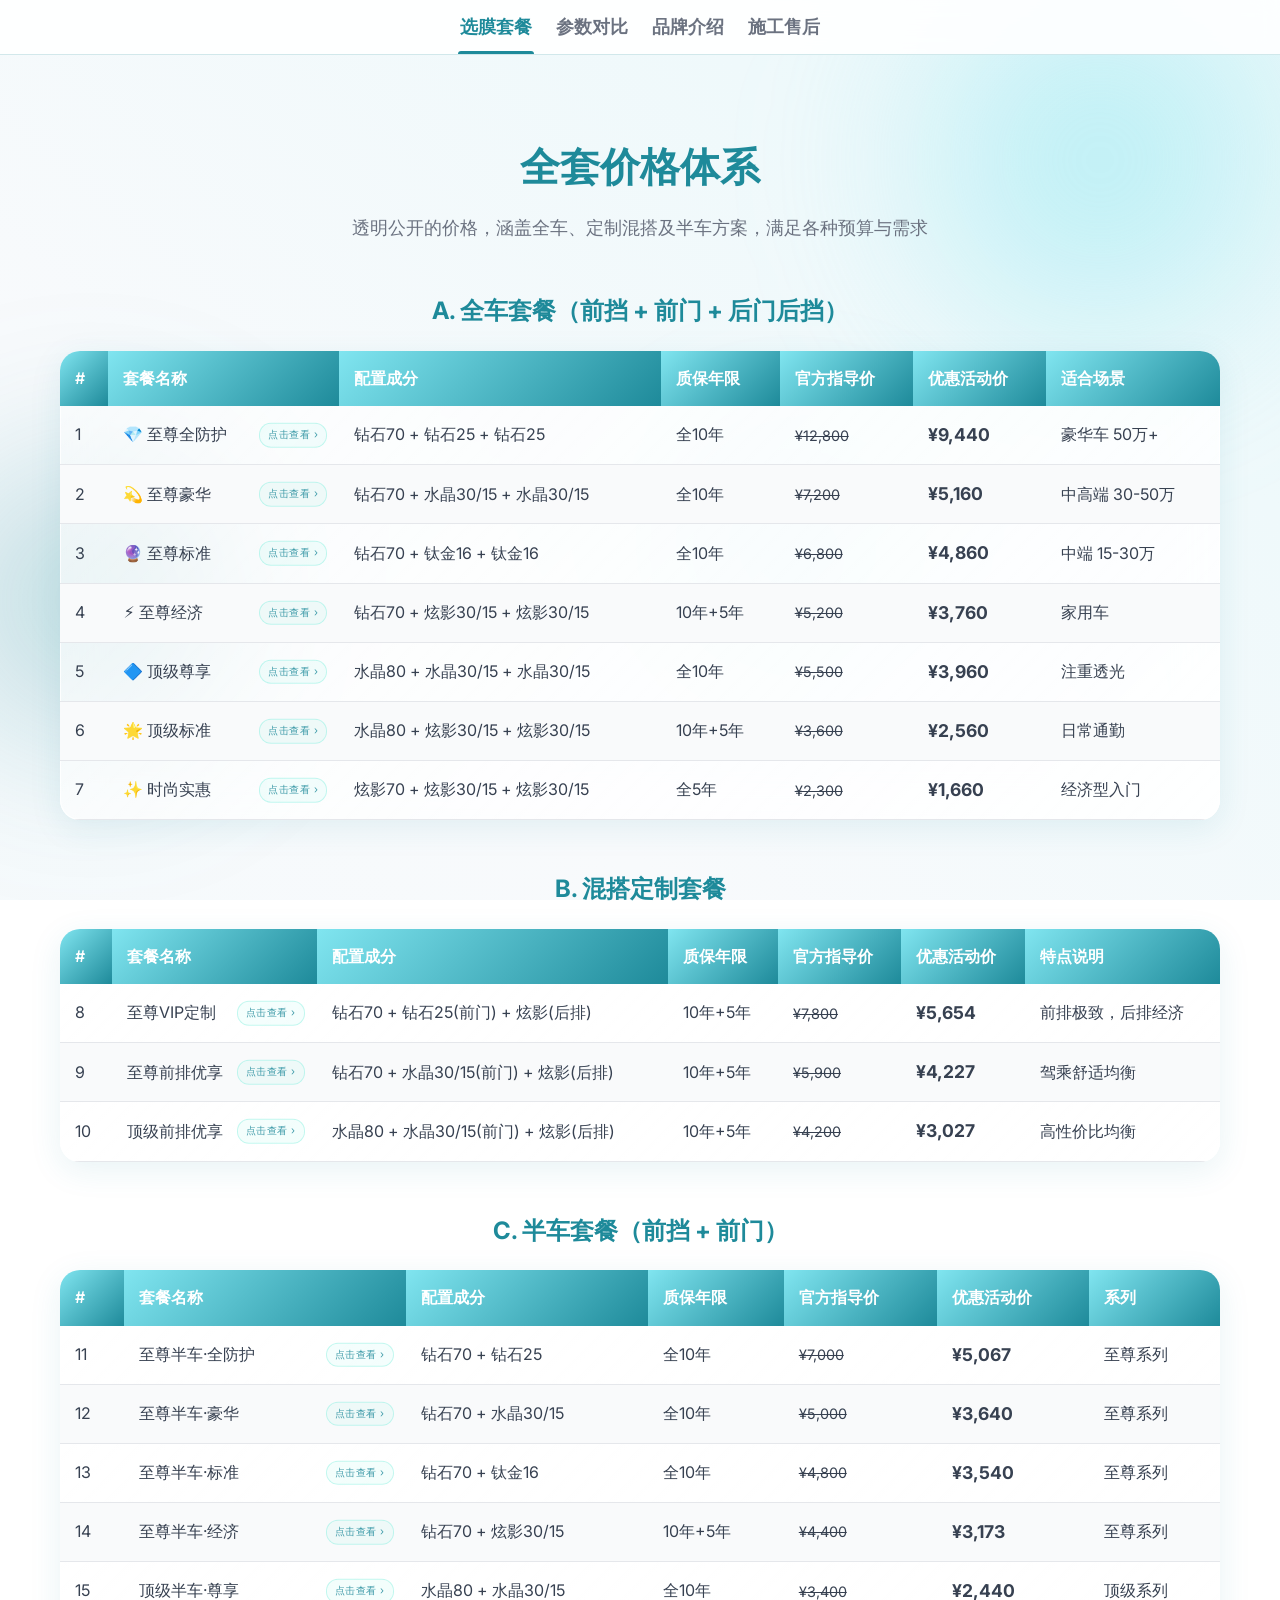
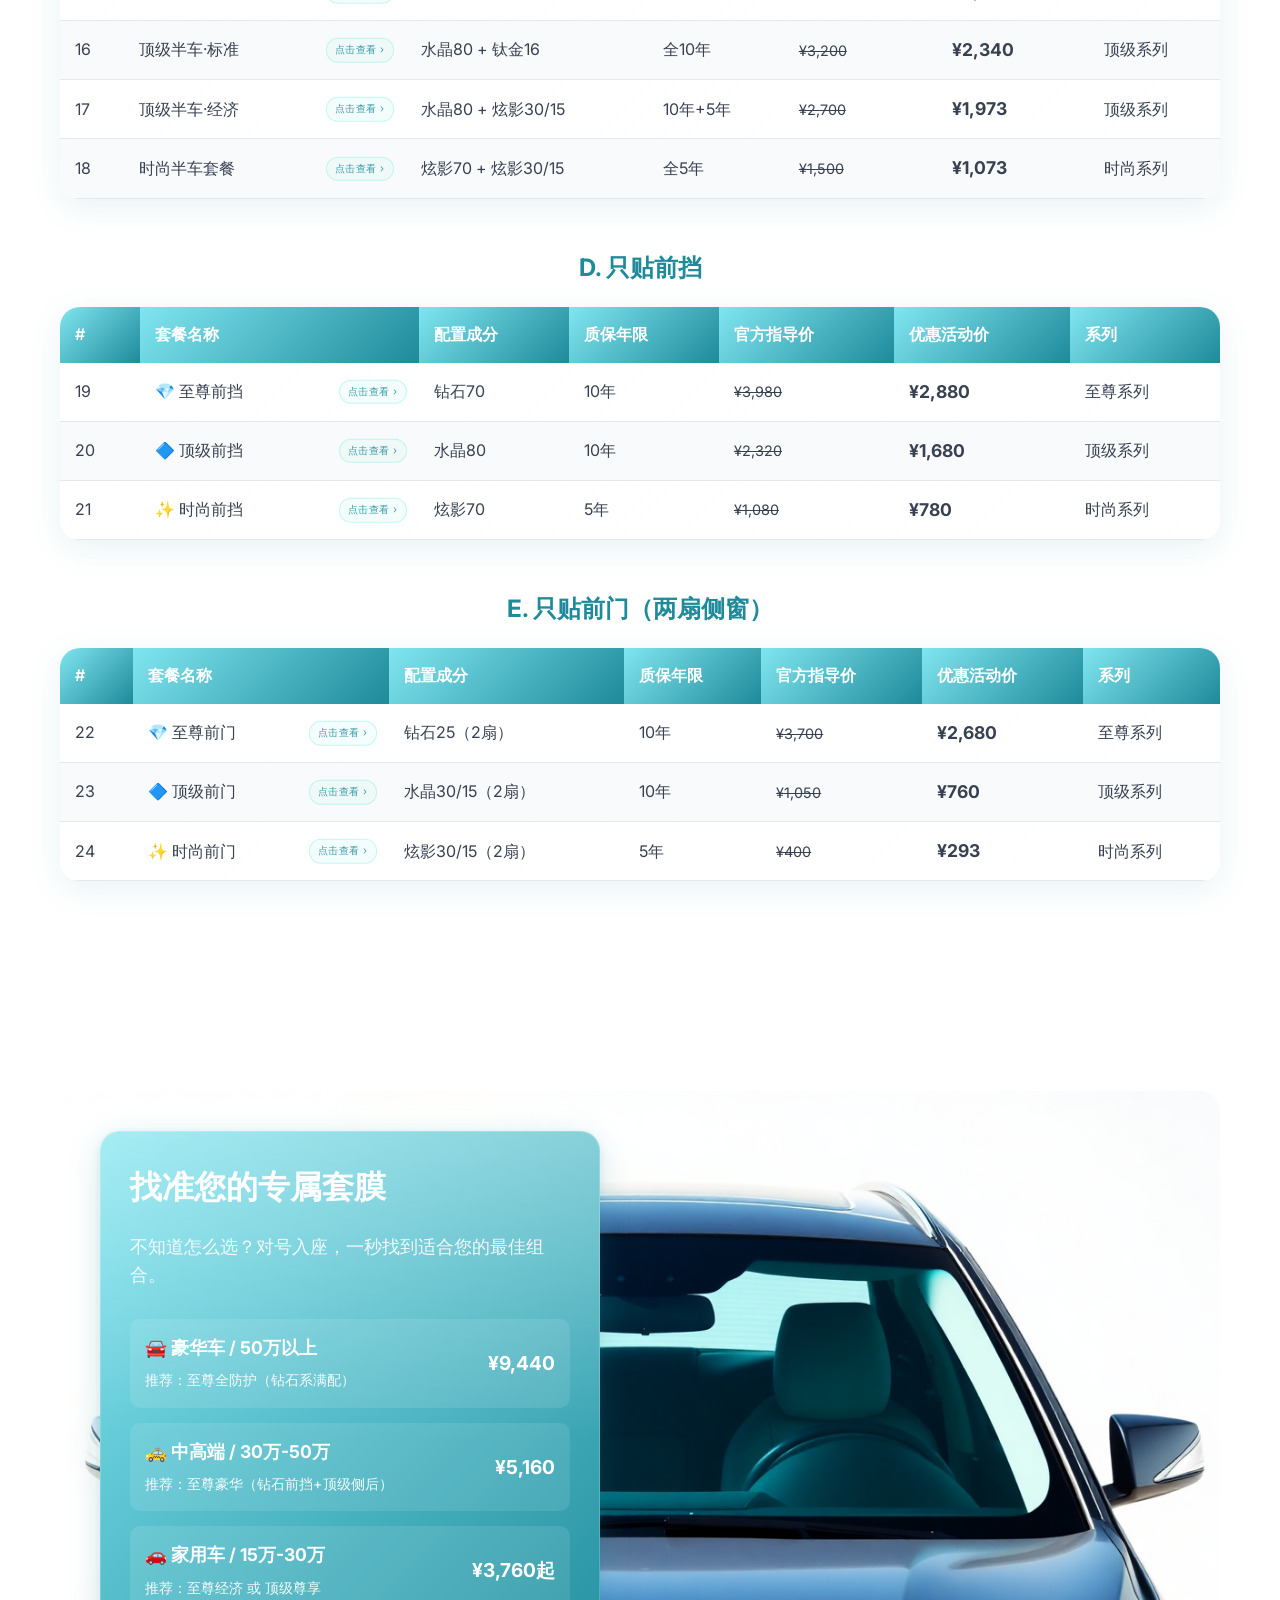
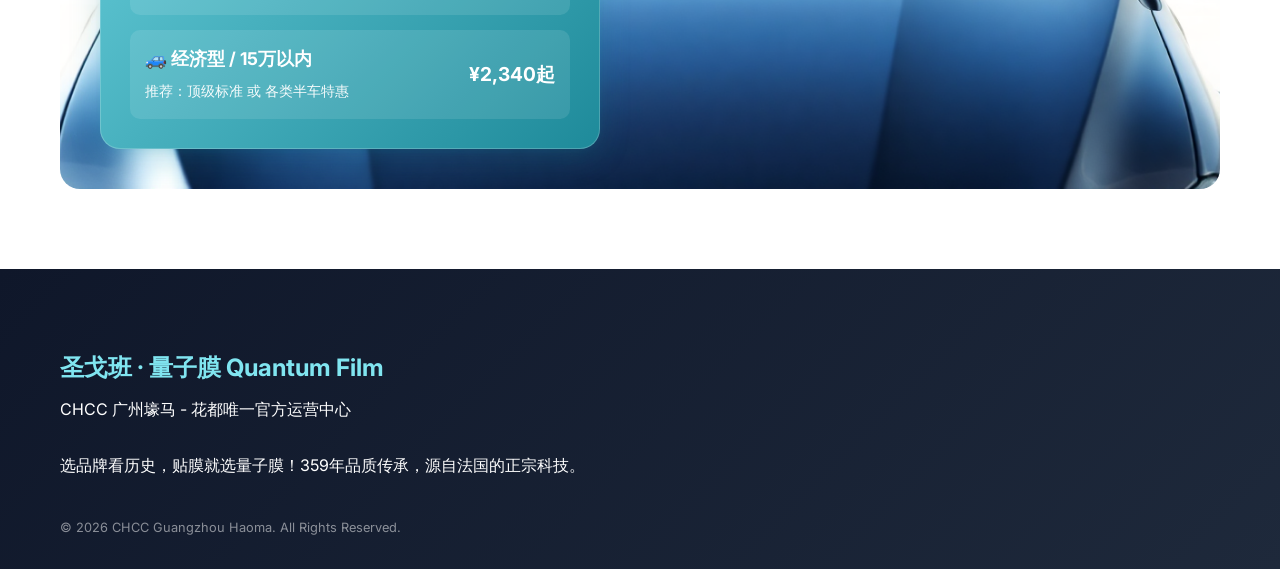
<file: index.html>
<!DOCTYPE html>
<html lang="zh-CN">

<head>
    <meta charset="UTF-8">
    <meta name="viewport" content="width=device-width, initial-scale=1.0">
    <title>量子膜 · 圣戈班 - CHCC广州壕马唯一运营中心</title>
    <link rel="preconnect" href="https://fonts.googleapis.com">
    <link rel="preconnect" href="https://fonts.gstatic.com" crossorigin>
    <link href="https://fonts.googleapis.com/css2?family=Inter:wght@400;500;600;700&display=swap" rel="stylesheet">
    <link rel="stylesheet" href="index.css">
    <style>
        /* ===== 套餐参数弹窗 ===== */
        .pkg-modal-overlay {
            display: none;
            position: fixed;
            inset: 0;
            z-index: 9999;
            background: rgba(0, 0, 0, 0.65);
            backdrop-filter: blur(10px);
            -webkit-backdrop-filter: blur(10px);
            align-items: center;
            justify-content: center;
            padding: 20px;
        }

        .pkg-modal-overlay.visible {
            display: flex;
        }

        .pkg-modal {
            background: rgba(12, 28, 36, 0.78);
            backdrop-filter: blur(28px) saturate(1.8);
            -webkit-backdrop-filter: blur(28px) saturate(1.8);
            border: 1px solid rgba(94, 234, 212, 0.18);
            border-radius: 24px;
            max-width: 580px;
            width: 100%;
            padding: 32px;
            position: relative;
            box-shadow: 0 32px 80px rgba(0, 0, 0, 0.55), inset 0 1px 0 rgba(94, 234, 212, 0.1);
            animation: pkgModalIn 0.3s cubic-bezier(0.34, 1.56, 0.64, 1);
            max-height: 88vh;
            overflow-y: auto;
        }

        @keyframes pkgModalIn {
            from {
                opacity: 0;
                transform: scale(0.86) translateY(24px);
            }

            to {
                opacity: 1;
                transform: scale(1) translateY(0);
            }
        }

        .pkg-modal::-webkit-scrollbar {
            width: 5px;
        }

        .pkg-modal::-webkit-scrollbar-track {
            background: transparent;
        }

        .pkg-modal::-webkit-scrollbar-thumb {
            background: rgba(94, 234, 212, 0.3);
            border-radius: 3px;
        }

        .pkg-modal-close {
            position: absolute;
            top: 14px;
            right: 16px;
            background: rgba(255, 255, 255, 0.08);
            border: 1px solid rgba(255, 255, 255, 0.12);
            color: rgba(255, 255, 255, 0.7);
            width: 34px;
            height: 34px;
            border-radius: 50%;
            font-size: 1rem;
            cursor: pointer;
            display: flex;
            align-items: center;
            justify-content: center;
            transition: background 0.2s, color 0.2s;
        }

        .pkg-modal-close:hover {
            background: rgba(255, 255, 255, 0.18);
            color: #fff;
        }

        .pkg-modal-cat {
            font-size: 0.72rem;
            font-weight: 600;
            letter-spacing: 0.08em;
            color: rgba(94, 234, 212, 0.7);
            text-transform: uppercase;
            margin: 0 0 6px;
        }

        .pkg-modal-title {
            font-size: 1.35rem;
            font-weight: 700;
            color: #fff;
            margin: 0 0 12px;
            padding-right: 36px;
        }

        .pkg-modal-price {
            display: flex;
            align-items: center;
            gap: 12px;
            margin-bottom: 20px;
        }

        .pkg-modal-price-old {
            font-size: 0.9rem;
            color: rgba(255, 255, 255, 0.4);
            text-decoration: line-through;
        }

        .pkg-modal-price-new {
            font-size: 1.5rem;
            font-weight: 700;
            color: rgba(94, 234, 212, 0.95);
            letter-spacing: 0.02em;
        }

        .pkg-modal-films {
            display: flex;
            flex-direction: column;
            gap: 14px;
        }

        .film-card {
            background: rgba(255, 255, 255, 0.05);
            border: 1px solid rgba(94, 234, 212, 0.12);
            border-radius: 14px;
            padding: 16px 18px;
        }

        .film-card-header {
            display: flex;
            align-items: center;
            gap: 10px;
            margin-bottom: 12px;
            flex-wrap: wrap;
        }

        .film-pos-badge {
            background: rgba(30, 138, 154, 0.25);
            border: 1px solid rgba(30, 138, 154, 0.45);
            color: rgba(94, 234, 212, 0.9);
            font-size: 0.68rem;
            font-weight: 700;
            padding: 3px 10px;
            border-radius: 20px;
            letter-spacing: 0.04em;
            white-space: nowrap;
        }

        .film-name-label {
            font-size: 1rem;
            font-weight: 700;
            color: #fff;
        }

        .film-series-label {
            margin-left: auto;
            font-size: 0.7rem;
            color: rgba(255, 255, 255, 0.4);
        }

        .film-params-grid {
            display: grid;
            grid-template-columns: repeat(3, 1fr);
            gap: 10px;
        }

        .film-param {
            display: flex;
            flex-direction: column;
            gap: 3px;
        }

        .film-param-lbl {
            font-size: 0.66rem;
            color: rgba(255, 255, 255, 0.4);
            letter-spacing: 0.03em;
        }

        .film-param-val {
            font-size: 0.88rem;
            font-weight: 600;
            color: rgba(255, 255, 255, 0.85);
        }

        .film-param-val.cyan {
            color: rgba(94, 234, 212, 0.95);
        }

        .pkg-modal-footer {
            margin-top: 18px;
            padding: 12px 16px;
            background: rgba(30, 138, 154, 0.1);
            border: 1px solid rgba(30, 138, 154, 0.2);
            border-radius: 10px;
            font-size: 0.82rem;
            color: rgba(255, 255, 255, 0.65);
            display: flex;
            align-items: center;
            gap: 8px;
        }

        .pkg-modal-footer strong {
            color: rgba(94, 234, 212, 0.9);
        }

        .film-opt-note {
            font-size: 0.7rem;
            color: rgba(255, 255, 255, 0.38);
            margin-top: 10px;
            padding-top: 10px;
            border-top: 1px solid rgba(255, 255, 255, 0.07);
            font-style: italic;
        }

        /* 鼠标悬停行 */
        #tab-pricing tbody tr {
            cursor: pointer;
            transition: background 0.15s;
        }

        #tab-pricing tbody tr:hover {
            background: rgba(30, 138, 154, 0.18) !important;
            outline: none;
        }

        #tab-pricing tbody tr:active {
            background: rgba(30, 138, 154, 0.28) !important;
        }

        /* 列表行内点击指示器（纯CSS，不挤压原内容） */
        #tab-pricing .quantum-table tbody td:nth-child(2) {
            position: relative;
            padding-right: 72px; /* 为提示按钮预留空间，避免与长文字重叠 */
        }

        #tab-pricing .quantum-table tbody td:nth-child(2)::after {
            content: "点击查看 ›";
            position: absolute;
            right: 12px;
            top: 50%;
            transform: translateY(-50%);
            font-size: 0.65rem;
            color: var(--cyan-deep);
            border: 1px solid rgba(94, 234, 212, 0.4);
            padding: 3px 8px;
            border-radius: 12px;
            background: rgba(94, 234, 212, 0.08);
            transition: all 0.25s ease;
            pointer-events: none;
            opacity: 0.85;
            white-space: nowrap;
            letter-spacing: 0.05em;
            animation: pulse-border 2s infinite;
        }

        @keyframes pulse-border {
            0% { box-shadow: 0 0 0 0 rgba(94, 234, 212, 0.3); }
            70% { box-shadow: 0 0 0 4px rgba(94, 234, 212, 0); }
            100% { box-shadow: 0 0 0 0 rgba(94, 234, 212, 0); }
        }

        #tab-pricing .quantum-table tbody tr:hover td:nth-child(2)::after {
            background: rgba(94, 234, 212, 0.25);
            border-color: rgba(94, 234, 212, 0.9);
            color: #fff;
            opacity: 1;
            box-shadow: 0 0 10px rgba(94, 234, 212, 0.4);
            right: 8px;
            animation: none; /* 悬停时停止脉冲 */
        }

        .pkg-click-hint {
            font-size: 0.72rem;
            color: var(--cyan-deep);
            font-weight: 600;
            text-align: center;
            margin-top: 8px;
            letter-spacing: 0.02em;
            opacity: 0.85;
        }

        .tap-icon {
            display: inline-flex;
            flex-direction: column;
            gap: 1px;
            align-items: center;
            margin-left: 6px;
            margin-right: 2px;
            vertical-align: middle;
            animation: tap-down 1.2s ease-in-out infinite;
        }

        .tap-icon span {
            display: block;
            width: 0;
            height: 0;
            border-left: 4px solid transparent;
            border-right: 4px solid transparent;
            border-top: 5px solid var(--cyan-deep);
            opacity: 0;
        }

        .tap-icon span:nth-child(1) {
            animation: tap-seq 1.2s 0s ease-in-out infinite;
        }

        .tap-icon span:nth-child(2) {
            animation: tap-seq 1.2s 0.18s ease-in-out infinite;
        }

        .tap-icon span:nth-child(3) {
            animation: tap-seq 1.2s 0.36s ease-in-out infinite;
        }

        @keyframes tap-seq {

            0%,
            50%,
            100% {
                opacity: 0;
            }

            25% {
                opacity: 1;
            }
        }

        @keyframes tap-down {

            0%,
            100% {
                transform: translateY(0);
            }

            50% {
                transform: translateY(2px);
            }
        }
    </style>
</head>

<body>

    <!-- 背景动画画布（固定全屏，在内容之后） -->
    <div id="bg-canvas" aria-hidden="true">
        <div class="orb orb-1"></div>
        <div class="orb orb-2"></div>
        <div class="orb orb-3"></div>
    </div>

    <!-- 顶部标签导航 -->
    <nav class="top-tabs-nav" id="topNav">
        <button class="tab-btn active" data-target="tab-pricing">选膜套餐</button>
        <button class="tab-btn" data-target="tab-parameters">参数对比</button>
        <button class="tab-btn" data-target="tab-intro">品牌介绍</button>
        <button class="tab-btn" data-target="tab-service">施工售后</button>
    </nav>

    <!-- ============================
         TAB 1: 选膜套餐（默认选中）
         ============================ -->
    <div id="tab-pricing" class="tab-pane active">

        <!-- 全套价格体系（优先展示） -->
        <section class="pricing" id="pricing">
            <div class="container">
                <div class="section-header">
                    <h2>全套价格体系</h2>
                    <p>透明公开的价格，涵盖全车、定制混搭及半车方案，满足各种预算与需求</p>
                </div>

                <div style="margin-bottom: 50px;">
                    <h3 style="color: var(--cyan-deep); margin-bottom: 20px; font-size: 1.5rem; text-align: center;">A.
                        全车套餐（前挡 + 前门 + 后门后挡）</h3>
                    <div class="scroll-hint"><span class="pkg-click-hint" style="margin:0 8px 0 0;">点击列表获详细数据<span
                                class="tap-icon"><span></span><span></span><span></span></span>
                            ·</span><span>左右滑动查看完整参数</span><span
                            class="hint-arrow"><span>›</span><span>›</span><span>›</span></span></div>
                    <div class="pricing-table-container quantum-glass-light">
                        <table class="quantum-table">
                            <thead>
                                <tr>
                                    <th>#</th>
                                    <th>套餐名称</th>
                                    <th>配置成分</th>
                                    <th>质保年限</th>
                                    <th>官方指导价</th>
                                    <th>优惠活动价</th>
                                    <th>适合场景</th>
                                </tr>
                            </thead>
                            <tbody>
                                <tr>
                                    <td>1</td>
                                    <td>💎 至尊全防护</td>
                                    <td>钻石70 + 钻石25 + 钻石25</td>
                                    <td>全10年</td>
                                    <td class="price-old">¥12,800</td>
                                    <td class="price-new">¥9,440</td>
                                    <td>豪华车 50万+</td>
                                </tr>
                                <tr>
                                    <td>2</td>
                                    <td>💫 至尊豪华</td>
                                    <td>钻石70 + 水晶30/15 + 水晶30/15</td>
                                    <td>全10年</td>
                                    <td class="price-old">¥7,200</td>
                                    <td class="price-new">¥5,160</td>
                                    <td>中高端 30-50万</td>
                                </tr>
                                <tr>
                                    <td>3</td>
                                    <td>🔮 至尊标准</td>
                                    <td>钻石70 + 钛金16 + 钛金16</td>
                                    <td>全10年</td>
                                    <td class="price-old">¥6,800</td>
                                    <td class="price-new">¥4,860</td>
                                    <td>中端 15-30万</td>
                                </tr>
                                <tr>
                                    <td>4</td>
                                    <td>⚡ 至尊经济</td>
                                    <td>钻石70 + 炫影30/15 + 炫影30/15</td>
                                    <td>10年+5年</td>
                                    <td class="price-old">¥5,200</td>
                                    <td class="price-new">¥3,760</td>
                                    <td>家用车</td>
                                </tr>
                                <tr>
                                    <td>5</td>
                                    <td>🔷 顶级尊享</td>
                                    <td>水晶80 + 水晶30/15 + 水晶30/15</td>
                                    <td>全10年</td>
                                    <td class="price-old">¥5,500</td>
                                    <td class="price-new">¥3,960</td>
                                    <td>注重透光</td>
                                </tr>
                                <tr>
                                    <td>6</td>
                                    <td>🌟 顶级标准</td>
                                    <td>水晶80 + 炫影30/15 + 炫影30/15</td>
                                    <td>10年+5年</td>
                                    <td class="price-old">¥3,600</td>
                                    <td class="price-new">¥2,560</td>
                                    <td>日常通勤</td>
                                </tr>
                                <tr>
                                    <td>7</td>
                                    <td>✨ 时尚实惠</td>
                                    <td>炫影70 + 炫影30/15 + 炫影30/15</td>
                                    <td>全5年</td>
                                    <td class="price-old">¥2,300</td>
                                    <td class="price-new">¥1,660</td>
                                    <td>经济型入门</td>
                                </tr>
                            </tbody>
                        </table>
                    </div>
                </div>

                <div style="margin-bottom: 50px;">
                    <h3 style="color: var(--cyan-deep); margin-bottom: 20px; font-size: 1.5rem; text-align: center;">B.
                        混搭定制套餐</h3>
                    <div class="scroll-hint"><span class="pkg-click-hint" style="margin:0 8px 0 0;">点击列表获详细数据<span
                                class="tap-icon"><span></span><span></span><span></span></span>
                            ·</span><span>左右滑动查看完整参数</span><span
                            class="hint-arrow"><span>›</span><span>›</span><span>›</span></span></div>
                    <div class="pricing-table-container quantum-glass-light">
                        <table class="quantum-table">
                            <thead>
                                <tr>
                                    <th>#</th>
                                    <th>套餐名称</th>
                                    <th>配置成分</th>
                                    <th>质保年限</th>
                                    <th>官方指导价</th>
                                    <th>优惠活动价</th>
                                    <th>特点说明</th>
                                </tr>
                            </thead>
                            <tbody>
                                <tr>
                                    <td>8</td>
                                    <td>至尊VIP定制</td>
                                    <td>钻石70 + 钻石25(前门) + 炫影(后排)</td>
                                    <td>10年+5年</td>
                                    <td class="price-old">¥7,800</td>
                                    <td class="price-new">¥5,654</td>
                                    <td>前排极致，后排经济</td>
                                </tr>
                                <tr>
                                    <td>9</td>
                                    <td>至尊前排优享</td>
                                    <td>钻石70 + 水晶30/15(前门) + 炫影(后排)</td>
                                    <td>10年+5年</td>
                                    <td class="price-old">¥5,900</td>
                                    <td class="price-new">¥4,227</td>
                                    <td>驾乘舒适均衡</td>
                                </tr>
                                <tr>
                                    <td>10</td>
                                    <td>顶级前排优享</td>
                                    <td>水晶80 + 水晶30/15(前门) + 炫影(后排)</td>
                                    <td>10年+5年</td>
                                    <td class="price-old">¥4,200</td>
                                    <td class="price-new">¥3,027</td>
                                    <td>高性价比均衡</td>
                                </tr>
                            </tbody>
                        </table>
                    </div>
                </div>

                <div>
                    <h3 style="color: var(--cyan-deep); margin-bottom: 20px; font-size: 1.5rem; text-align: center;">C.
                        半车套餐（前挡 + 前门）</h3>
                    <div class="scroll-hint"><span class="pkg-click-hint" style="margin:0 8px 0 0;">点击列表获详细数据<span
                                class="tap-icon"><span></span><span></span><span></span></span>
                            ·</span><span>左右滑动查看完整参数</span><span
                            class="hint-arrow"><span>›</span><span>›</span><span>›</span></span></div>
                    <div class="pricing-table-container quantum-glass-light">
                        <table class="quantum-table">
                            <thead>
                                <tr>
                                    <th>#</th>
                                    <th>套餐名称</th>
                                    <th>配置成分</th>
                                    <th>质保年限</th>
                                    <th>官方指导价</th>
                                    <th>优惠活动价</th>
                                    <th>系列</th>
                                </tr>
                            </thead>
                            <tbody>
                                <tr>
                                    <td>11</td>
                                    <td>至尊半车·全防护</td>
                                    <td>钻石70 + 钻石25</td>
                                    <td>全10年</td>
                                    <td class="price-old">¥7,000</td>
                                    <td class="price-new">¥5,067</td>
                                    <td>至尊系列</td>
                                </tr>
                                <tr>
                                    <td>12</td>
                                    <td>至尊半车·豪华</td>
                                    <td>钻石70 + 水晶30/15</td>
                                    <td>全10年</td>
                                    <td class="price-old">¥5,000</td>
                                    <td class="price-new">¥3,640</td>
                                    <td>至尊系列</td>
                                </tr>
                                <tr>
                                    <td>13</td>
                                    <td>至尊半车·标准</td>
                                    <td>钻石70 + 钛金16</td>
                                    <td>全10年</td>
                                    <td class="price-old">¥4,800</td>
                                    <td class="price-new">¥3,540</td>
                                    <td>至尊系列</td>
                                </tr>
                                <tr>
                                    <td>14</td>
                                    <td>至尊半车·经济</td>
                                    <td>钻石70 + 炫影30/15</td>
                                    <td>10年+5年</td>
                                    <td class="price-old">¥4,400</td>
                                    <td class="price-new">¥3,173</td>
                                    <td>至尊系列</td>
                                </tr>
                                <tr>
                                    <td>15</td>
                                    <td>顶级半车·尊享</td>
                                    <td>水晶80 + 水晶30/15</td>
                                    <td>全10年</td>
                                    <td class="price-old">¥3,400</td>
                                    <td class="price-new">¥2,440</td>
                                    <td>顶级系列</td>
                                </tr>
                                <tr>
                                    <td>16</td>
                                    <td>顶级半车·标准</td>
                                    <td>水晶80 + 钛金16</td>
                                    <td>全10年</td>
                                    <td class="price-old">¥3,200</td>
                                    <td class="price-new">¥2,340</td>
                                    <td>顶级系列</td>
                                </tr>
                                <tr>
                                    <td>17</td>
                                    <td>顶级半车·经济</td>
                                    <td>水晶80 + 炫影30/15</td>
                                    <td>10年+5年</td>
                                    <td class="price-old">¥2,700</td>
                                    <td class="price-new">¥1,973</td>
                                    <td>顶级系列</td>
                                </tr>
                                <tr>
                                    <td>18</td>
                                    <td>时尚半车套餐</td>
                                    <td>炫影70 + 炫影30/15</td>
                                    <td>全5年</td>
                                    <td class="price-old">¥1,500</td>
                                    <td class="price-new">¥1,073</td>
                                    <td>时尚系列</td>
                                </tr>
                            </tbody>
                        </table>
                    </div>
                </div>

                <div style="margin-bottom: 50px; margin-top: 50px;">
                    <h3 style="color: var(--cyan-deep); margin-bottom: 20px; font-size: 1.5rem; text-align: center;">D.
                        只贴前挡</h3>
                    <div class="scroll-hint"><span class="pkg-click-hint" style="margin:0 8px 0 0;">点击列表获详细数据<span
                                class="tap-icon"><span></span><span></span><span></span></span>
                            ·</span><span>左右滑动查看完整参数</span><span
                            class="hint-arrow"><span>›</span><span>›</span><span>›</span></span></div>
                    <div class="pricing-table-container quantum-glass-light">
                        <table class="quantum-table">
                            <thead>
                                <tr>
                                    <th>#</th>
                                    <th>套餐名称</th>
                                    <th>配置成分</th>
                                    <th>质保年限</th>
                                    <th>官方指导价</th>
                                    <th>优惠活动价</th>
                                    <th>系列</th>
                                </tr>
                            </thead>
                            <tbody>
                                <tr>
                                    <td>19</td>
                                    <td>💎 至尊前挡</td>
                                    <td>钻石70</td>
                                    <td>10年</td>
                                    <td class="price-old">¥3,980</td>
                                    <td class="price-new">¥2,880</td>
                                    <td>至尊系列</td>
                                </tr>
                                <tr>
                                    <td>20</td>
                                    <td>🔷 顶级前挡</td>
                                    <td>水晶80</td>
                                    <td>10年</td>
                                    <td class="price-old">¥2,320</td>
                                    <td class="price-new">¥1,680</td>
                                    <td>顶级系列</td>
                                </tr>
                                <tr>
                                    <td>21</td>
                                    <td>✨ 时尚前挡</td>
                                    <td>炫影70</td>
                                    <td>5年</td>
                                    <td class="price-old">¥1,080</td>
                                    <td class="price-new">¥780</td>
                                    <td>时尚系列</td>
                                </tr>
                            </tbody>
                        </table>
                    </div>
                </div>

                <div style="margin-bottom: 50px;">
                    <h3 style="color: var(--cyan-deep); margin-bottom: 20px; font-size: 1.5rem; text-align: center;">E.
                        只贴前门（两扇侧窗）</h3>
                    <div class="scroll-hint"><span class="pkg-click-hint" style="margin:0 8px 0 0;">点击列表获详细数据<span
                                class="tap-icon"><span></span><span></span><span></span></span>
                            ·</span><span>左右滑动查看完整参数</span><span
                            class="hint-arrow"><span>›</span><span>›</span><span>›</span></span></div>
                    <div class="pricing-table-container quantum-glass-light">
                        <table class="quantum-table">
                            <thead>
                                <tr>
                                    <th>#</th>
                                    <th>套餐名称</th>
                                    <th>配置成分</th>
                                    <th>质保年限</th>
                                    <th>官方指导价</th>
                                    <th>优惠活动价</th>
                                    <th>系列</th>
                                </tr>
                            </thead>
                            <tbody>
                                <tr>
                                    <td>22</td>
                                    <td>💎 至尊前门</td>
                                    <td>钻石25（2扇）</td>
                                    <td>10年</td>
                                    <td class="price-old">¥3,700</td>
                                    <td class="price-new">¥2,680</td>
                                    <td>至尊系列</td>
                                </tr>
                                <tr>
                                    <td>23</td>
                                    <td>🔷 顶级前门</td>
                                    <td>水晶30/15（2扇）</td>
                                    <td>10年</td>
                                    <td class="price-old">¥1,050</td>
                                    <td class="price-new">¥760</td>
                                    <td>顶级系列</td>
                                </tr>
                                <tr>
                                    <td>24</td>
                                    <td>✨ 时尚前门</td>
                                    <td>炫影30/15（2扇）</td>
                                    <td>5年</td>
                                    <td class="price-old">¥400</td>
                                    <td class="price-new">¥293</td>
                                    <td>时尚系列</td>
                                </tr>
                            </tbody>
                        </table>
                    </div>
                </div>

            </div>
        </section>

        <!-- 找准您的专属套膜（放到价格后方，作为引导辅助） -->
        <section class="recommendation">
            <div class="container">
                <div class="recommendation-banner">
                    <div class="recommend-content quantum-glass">
                        <h2 style="font-size: 2rem; margin-bottom: 20px;">找准您的专属套膜</h2>
                        <p style="margin-bottom: 30px; font-size: 1.1rem; color: rgba(255,255,255,0.9);">
                            不知道怎么选？对号入座，一秒找到适合您的最佳组合。</p>

                        <div style="display: flex; flex-direction: column; gap: 15px;">
                            <div
                                style="background: rgba(255,255,255,0.1); padding: 15px; border-radius: 10px; display: flex; justify-content: space-between; align-items: center;">
                                <div>
                                    <h4 style="color: white; font-size: 1.1rem; margin-bottom: 5px;">🚘 豪华车 / 50万以上</h4>
                                    <span style="font-size: 0.9rem;">推荐：至尊全防护（钻石系满配）</span>
                                </div>
                                <strong style="font-size: 1.2rem;">¥9,440</strong>
                            </div>
                            <div
                                style="background: rgba(255,255,255,0.1); padding: 15px; border-radius: 10px; display: flex; justify-content: space-between; align-items: center;">
                                <div>
                                    <h4 style="color: white; font-size: 1.1rem; margin-bottom: 5px;">🚕 中高端 / 30万-50万
                                    </h4>
                                    <span style="font-size: 0.9rem;">推荐：至尊豪华（钻石前挡+顶级侧后）</span>
                                </div>
                                <strong style="font-size: 1.2rem;">¥5,160</strong>
                            </div>
                            <div
                                style="background: rgba(255,255,255,0.1); padding: 15px; border-radius: 10px; display: flex; justify-content: space-between; align-items: center;">
                                <div>
                                    <h4 style="color: white; font-size: 1.1rem; margin-bottom: 5px;">🚗 家用车 / 15万-30万
                                    </h4>
                                    <span style="font-size: 0.9rem;">推荐：至尊经济 或 顶级尊享</span>
                                </div>
                                <strong style="font-size: 1.2rem;">¥3,760起</strong>
                            </div>
                            <div
                                style="background: rgba(255,255,255,0.1); padding: 15px; border-radius: 10px; display: flex; justify-content: space-between; align-items: center;">
                                <div>
                                    <h4 style="color: white; font-size: 1.1rem; margin-bottom: 5px;">🚙 经济型 / 15万以内</h4>
                                    <span style="font-size: 0.9rem;">推荐：顶级标准 或 各类半车特惠</span>
                                </div>
                                <strong style="font-size: 1.2rem;">¥2,340起</strong>
                            </div>
                        </div>
                    </div>
                </div>
            </div>
        </section>

    </div><!-- /tab-pricing -->


    <!-- ============================
         TAB 2: 参数对比
         ============================ -->
    <div id="tab-parameters" class="tab-pane">

        <!-- 产品性能参数库 -->
        <section class="parameters" id="parameters">
            <div class="container">
                <div class="section-header">
                    <h2>产品性能参数库</h2>
                    <p>真金不怕火炼，用实打实的数据为您诠释何为"不声张的顶级防护"</p>
                </div>

                <div class="quantum-glass-light" style="padding: 30px;">
                    <h3 style="color: var(--cyan-deep); margin-bottom: 20px;">旗舰·钻石系列（10年质保 · 10层贵金属磁控溅射）</h3>
                    <div class="scroll-hint"><span>左右滑动查看完整参数</span><span
                            class="hint-arrow"><span>›</span><span>›</span><span>›</span></span></div>
                    <div class="pricing-table-container">
                        <table class="quantum-table">
                            <thead>
                                <tr>
                                    <th>型号</th>
                                    <th>太阳能阻隔率</th>
                                    <th>可见光透过率</th>
                                    <th>内/外反射率</th>
                                    <th>紫外线阻隔率</th>
                                    <th>厚度</th>
                                    <th>质保</th>
                                </tr>
                            </thead>
                            <tbody>
                                <tr>
                                    <td>钻石70G</td>
                                    <td>55%</td>
                                    <td>72%</td>
                                    <td>9% / 9%</td>
                                    <td>&gt;99%</td>
                                    <td>5.0mil</td>
                                    <td>10年</td>
                                </tr>
                                <tr>
                                    <td>钻石70</td>
                                    <td>55%</td>
                                    <td>72%</td>
                                    <td>9% / 9%</td>
                                    <td>&gt;99%</td>
                                    <td>3.0mil</td>
                                    <td>10年</td>
                                </tr>
                                <tr>
                                    <td>钻石40</td>
                                    <td>61%</td>
                                    <td>42%</td>
                                    <td>5% / 5%</td>
                                    <td>&gt;99%</td>
                                    <td>3.0mil</td>
                                    <td>10年</td>
                                </tr>
                                <tr>
                                    <td>钻石25</td>
                                    <td>65%</td>
                                    <td>23%</td>
                                    <td>6% / 6%</td>
                                    <td>&gt;99%</td>
                                    <td>3.0mil</td>
                                    <td>10年</td>
                                </tr>
                            </tbody>
                        </table>
                    </div>

                    <h3 style="color: var(--cyan-deep); margin: 30px 0 20px;">经典·水晶/量子/钛金系列（10年质保 · 磁控溅射）</h3>
                    <div class="scroll-hint"><span>左右滑动查看完整参数</span><span
                            class="hint-arrow"><span>›</span><span>›</span><span>›</span></span></div>
                    <div class="pricing-table-container">
                        <table class="quantum-table">
                            <thead>
                                <tr>
                                    <th>型号</th>
                                    <th>太阳能阻隔率</th>
                                    <th>可见光透过率</th>
                                    <th>内/外反射率</th>
                                    <th>紫外线阻隔率</th>
                                    <th>厚度</th>
                                    <th>质保</th>
                                </tr>
                            </thead>
                            <tbody>
                                <tr>
                                    <td>水晶80</td>
                                    <td>45%</td>
                                    <td>78%</td>
                                    <td>8% / 8%</td>
                                    <td>&gt;99%</td>
                                    <td>2.0mil</td>
                                    <td>10年</td>
                                </tr>
                                <tr>
                                    <td>水晶30</td>
                                    <td>63%</td>
                                    <td>30%</td>
                                    <td>5% / 5%</td>
                                    <td>&gt;99%</td>
                                    <td>2.0mil</td>
                                    <td>10年</td>
                                </tr>
                                <tr>
                                    <td>水晶15</td>
                                    <td>66%</td>
                                    <td>16%</td>
                                    <td>5% / 5%</td>
                                    <td>&gt;99%</td>
                                    <td>2.0mil</td>
                                    <td>10年</td>
                                </tr>
                                <tr>
                                    <td>钛金16</td>
                                    <td>55%</td>
                                    <td>16%</td>
                                    <td>8% / 8%</td>
                                    <td>&gt;99%</td>
                                    <td>2.0mil</td>
                                    <td>10年</td>
                                </tr>
                                <tr>
                                    <td>量子30/28/19/15</td>
                                    <td>46~58%</td>
                                    <td>15~30%</td>
                                    <td>5~14% / 5~13%</td>
                                    <td>&gt;99%</td>
                                    <td>2.0mil</td>
                                    <td>10年</td>
                                </tr>
                            </tbody>
                        </table>
                    </div>

                    <h3 style="color: var(--cyan-deep); margin: 30px 0 20px;">时尚·炫影系列（5年质保）</h3>
                    <div class="scroll-hint"><span>左右滑动查看完整参数</span><span
                            class="hint-arrow"><span>›</span><span>›</span><span>›</span></span></div>
                    <div class="pricing-table-container">
                        <table class="quantum-table">
                            <thead>
                                <tr>
                                    <th>型号</th>
                                    <th>太阳能阻隔率</th>
                                    <th>可见光透过率</th>
                                    <th>内/外反射率</th>
                                    <th>紫外线阻隔率</th>
                                    <th>厚度</th>
                                    <th>质保</th>
                                </tr>
                            </thead>
                            <tbody>
                                <tr>
                                    <td>炫影70</td>
                                    <td>38%</td>
                                    <td>72%</td>
                                    <td>8% / 8%</td>
                                    <td>&gt;99%</td>
                                    <td>2.0mil</td>
                                    <td>5年</td>
                                </tr>
                                <tr>
                                    <td>炫影30</td>
                                    <td>39%</td>
                                    <td>35%</td>
                                    <td>7% / 7%</td>
                                    <td>&gt;99%</td>
                                    <td>2.0mil</td>
                                    <td>5年</td>
                                </tr>
                                <tr>
                                    <td>炫影15</td>
                                    <td>45%</td>
                                    <td>20%</td>
                                    <td>7% / 7%</td>
                                    <td>&gt;99%</td>
                                    <td>2.0mil</td>
                                    <td>5年</td>
                                </tr>
                            </tbody>
                        </table>
                    </div>

                    <div class="grid-3" style="margin-top: 40px; text-align: center;">
                        <div>
                            <img src="generated_images/15_diamond_series.png" alt="钻石系列膜样特写"
                                style="width: 100%; max-width: 200px; border-radius: 10px; margin-bottom: 10px;">
                            <p><strong>钻石系列</strong> - 厚实透亮</p>
                        </div>
                        <div>
                            <img src="generated_images/16_crystal_series.png" alt="水晶系列膜样特写"
                                style="width: 100%; max-width: 200px; border-radius: 10px; margin-bottom: 10px;">
                            <p><strong>水晶系列</strong> - 极高透光</p>
                        </div>
                        <div>
                            <img src="generated_images/17_fashion_series.png" alt="炫影系列膜样特写"
                                style="width: 100%; max-width: 200px; border-radius: 10px; margin-bottom: 10px;">
                            <p><strong>炫影系列</strong> - 时尚色彩</p>
                        </div>
                    </div>
                </div>
            </div>
        </section>

        <!-- 竞品对比 -->
        <section class="comparison" id="comparison">
            <div class="container">
                <div class="section-header">
                    <h2>不惧任何深度比较</h2>
                </div>

                <div>
                    <div class="scroll-hint"><span>左右滑动查看完整参数</span><span
                            class="hint-arrow"><span>›</span><span>›</span><span>›</span></span></div>
                    <div class="pricing-table-container quantum-glass-light" style="margin-bottom: 20px; padding: 0;">
                        <table class="quantum-table">
                            <thead>
                                <tr>
                                    <th>品牌代表型号</th>
                                    <th>工艺层数</th>
                                    <th>厚度</th>
                                    <th>质保</th>
                                </tr>
                            </thead>
                            <tbody>
                                <tr style="background-color: rgba(30, 138, 154, 0.1); font-weight: bold;">
                                    <td>💎 量子膜 钻石70</td>
                                    <td>10层贵金属</td>
                                    <td>3.0mil</td>
                                    <td>10年</td>
                                </tr>
                                <tr>
                                    <td>威固 VK70</td>
                                    <td>7层金属</td>
                                    <td>1.5mil</td>
                                    <td>5年</td>
                                </tr>
                                <tr>
                                    <td>龙膜 后羿70</td>
                                    <td>未公开</td>
                                    <td>2.0mil</td>
                                    <td>终生(涂层易化)</td>
                                </tr>
                                <tr>
                                    <td>3M 晶锐 70</td>
                                    <td>未公开</td>
                                    <td>1.5mil</td>
                                    <td>5年</td>
                                </tr>
                            </tbody>
                        </table>
                    </div>

                    <div class="advantage-list" style="margin-top: 20px;">
                        <div class="advantage-item">
                            <span style="font-size: 1.5rem;">👑</span>
                            <div>
                                <strong>工艺制胜：层数最多</strong>
                                <p style="font-size: 0.9rem; margin-top: 5px;">高达10层的贵金属密织，强效隔挡热能，而行业大多仅有7层或更少。</p>
                            </div>
                        </div>
                        <div class="advantage-item">
                            <span style="font-size: 1.5rem;">🛡️</span>
                            <div>
                                <strong>铠甲防护：厚度最厚</strong>
                                <p style="font-size: 0.9rem; margin-top: 5px;">
                                    厚度达3.0mil，防爆抗穿刺能力远超普通1.5mil竞品，名副其实的安全屏障。</p>
                            </div>
                        </div>
                        <div class="advantage-item">
                            <span style="font-size: 1.5rem;">⏳</span>
                            <div>
                                <strong>唯一承诺：不衰减质保</strong>
                                <p style="font-size: 0.9rem; margin-top: 5px;">
                                    不仅敢保10年不氧化，更是极少数敢于书面承诺10年内"隔热衰减不超过1%"的品牌。</p>
                            </div>
                        </div>
                    </div>
                </div>
            </div>
        </section>

    </div><!-- /tab-parameters -->


    <!-- ============================
         TAB 3: 品牌介绍
         ============================ -->
    <div id="tab-intro" class="tab-pane">

        <!-- Hero 首屏 -->
        <header class="hero">
            <div class="container">
                <div class="hero-content quantum-glass-light" style="padding: 40px; border-radius: 20px;">
                    <!-- 圣戈班 Logo + 股票代码 -->
                    <div class="sgo-badge">
                        <img src="generated_images/saint_gobain_logo.png" alt="Saint-Gobain 圣戈班" class="sgo-logo">
                        <div class="sgo-stock">
                            <span class="stock-label">上市公司</span>
                            <span class="stock-exchange">Euronext Paris</span>
                            <span class="stock-ticker">SGO</span>
                            <span class="stock-index">CAC 40</span>
                        </div>
                    </div>
                    <h1>量子膜 · 圣戈班</h1>
                    <h2>广州花都唯一运营中心 · CHCC 广州壕马</h2>
                    <p>法国圣戈班旗下 · 359年品质传承 · 不声张的顶级防护</p>
                    <div class="hero-buttons">
                        <a href="#" class="btn btn-primary js-switch-tab" data-target="tab-pricing">查看套餐价格</a>
                        <a href="#" class="btn btn-primary js-switch-tab" data-target="tab-parameters"
                            style="background: transparent; border: 2px solid var(--cyan-deep); color: var(--cyan-deep);">查看产品参数</a>
                    </div>
                </div>
            </div>
        </header>

        <!-- 品牌信任背书 -->
        <section class="trust-cards-section" id="trust">
            <div class="container">
                <div class="grid-4 trust-cards">
                    <div class="quantum-glass trust-card interactive-card">
                        <img src="generated_images/02_saint_gobain_badge.png" alt="法国圣戈班">
                        <h3>法国圣戈班</h3>
                        <p>1665年成立，世界500强，国王路易十四钦定供应商</p>
                    </div>
                    <div class="quantum-glass trust-card interactive-card">
                        <img src="generated_images/03_10_layer_tech.png" style="border-radius: 10px;" alt="自有工厂直营">
                        <h3>自有工厂直营</h3>
                        <p>量子膜是圣戈班旗下唯一直营品牌，非代工，品质直接把控</p>
                    </div>
                    <div class="quantum-glass trust-card interactive-card">
                        <img src="generated_images/06_10year_warranty.png" alt="行业唯一双重质保">
                        <h3>行业唯一双重质保</h3>
                        <p>10年不氧化 + 10年隔热衰减不超过1%（全行业独家承诺）</p>
                    </div>
                    <div class="quantum-glass trust-card interactive-card">
                        <img src="generated_images/13_warranty_card.png" style="border-radius: 10px;" alt="花都唯一运营中心">
                        <h3>花都唯一运营中心</h3>
                        <p>官方授权，正品溯源，专业技师团队</p>
                    </div>
                </div>
            </div>
        </section>

        <!-- 核心卖点 -->
        <section class="features" id="features">
            <div class="container">
                <div class="section-header">
                    <h2>不声张的顶级防护</h2>
                    <p>探索量子膜带来的全方位驾乘新体验</p>
                </div>

                <div class="feature-item">
                    <div class="feature-image" style="flex: 1;">
                        <img src="generated_images/04_spf_protection.png" alt="SPF285+ 护肤级防晒">
                    </div>
                    <div class="feature-content" style="flex: 1;">
                        <h3>01 / SPF285+ 护肤级防晒</h3>
                        <p>紫外线阻隔率 &gt;99%，防晒指数业界最高，宛如在车内涂抹了顶级防晒霜。保护您的肌肤免受光老化，驾驶即是护肤。</p>
                    </div>
                </div>

                <div class="feature-item">
                    <div class="feature-image" style="flex: 1;">
                        <img src="generated_images/03_10_layer_tech.png" alt="10层贵金属磁控溅射">
                    </div>
                    <div class="feature-content" style="flex: 1;">
                        <h3>02 / 10层贵金属磁控溅射</h3>
                        <p>采用航天级镀膜工艺，融入黄金、银、钛等贵重金属。十层致密结构，以远超普通真空蒸镀膜的工艺标准，持久反射太阳热能。</p>
                    </div>
                </div>

                <div class="feature-item">
                    <div class="feature-image" style="flex: 1;">
                        <img src="generated_images/05_5g_signal.png" alt="5G信号零干扰">
                    </div>
                    <div class="feature-content" style="flex: 1;">
                        <h3>03 / 5G信号零干扰</h3>
                        <p>得益于独特的磁控溅射涂层排列，金属微粒不构成阻挡信号的屏蔽网。实测证明，车载导航精准定位，手机5G网络畅通无阻，完美适应智能出行时代。</p>
                    </div>
                </div>

                <div class="feature-item">
                    <div class="feature-image" style="flex: 1;">
                        <img src="generated_images/06_10year_warranty.png" alt="10年双重质保">
                    </div>
                    <div class="feature-content" style="flex: 1;">
                        <h3>04 / 10年双重质保</h3>
                        <p>业内唯一敢承诺：不仅保10年不起泡开胶褪色，更承诺钻石系列10年内隔热功能衰减不超过1%。十年如新的隔热体验，让您一次投资，长久安心。</p>
                    </div>
                </div>

                <div class="feature-item">
                    <div class="feature-image" style="flex: 1;">
                        <img src="generated_images/07_safety_thickness.png" alt="防爆安全保障">
                    </div>
                    <div class="feature-content" style="flex: 1;">
                        <h3>05 / 防爆安全保障</h3>
                        <p>旗舰系列高达3.0mil厚度，是市面普通隔热膜的双倍厚实。高达40kg的抗穿刺强度，在意外发生时能牢牢黏住玻璃碎片，为家人构建隐形的安全铠甲。</p>
                    </div>
                </div>

            </div>
        </section>

    </div><!-- /tab-intro -->


    <!-- ============================
         TAB 4: 施工售后
         ============================ -->
    <div id="tab-service" class="tab-pane">

        <!-- 施工流程 -->
        <section class="process" id="process">
            <div class="container">
                <div class="section-header">
                    <h2>专业施工流程</h2>
                    <p>CHCC 广州壕马 · 量子膜官方认证的标准施工服务，确保完美贴合与最佳性能</p>
                </div>

                <div class="process-grid">
                    <div class="process-card">
                        <img src="generated_images/store_front.png" alt="CHCC广州壕马门店" class="process-img">
                        <div class="process-content quantum-glass-light"
                            style="box-shadow: none; border-radius: 0 0 20px 20px;">
                            <span class="process-number">01</span>
                            <h3>到店接待 · 需求沟通</h3>
                            <p>专业顾问了解您的车型、日常通勤路线、后排使用频率及预算要求，推荐最匹配的隔热膜方案组合。</p>
                        </div>
                    </div>
                    <div class="process-card">
                        <img src="generated_images/09_inspection.png" alt="车辆检测" class="process-img">
                        <div class="process-content quantum-glass-light"
                            style="box-shadow: none; border-radius: 0 0 20px 20px;">
                            <span class="process-number">02</span>
                            <h3>车辆检测 · 玻璃评估</h3>
                            <p>在强光下检查全车玻璃状况，排查划痕或损伤。如有旧膜，将评估是否需要进行专业的除胶除尘等预处理工作。</p>
                        </div>
                    </div>
                    <div class="process-card">
                        <img src="generated_images/10_clean_workshop.png" alt="无尘环境" class="process-img">
                        <div class="process-content quantum-glass-light"
                            style="box-shadow: none; border-radius: 0 0 20px 20px;">
                            <span class="process-number">03</span>
                            <h3>无尘环境 · 精准裁切</h3>
                            <p>车辆驶入专属的无尘施工间，降尘设备开启。车辆采用18道贴膜防护保护，并进行精准裁切，避免手工裁边划伤玻璃。</p>
                        </div>
                    </div>
                    <div class="process-card">
                        <img src="generated_images/11_installation.png" alt="专业技师" class="process-img">
                        <div class="process-content quantum-glass-light"
                            style="box-shadow: none; border-radius: 0 0 20px 20px;">
                            <span class="process-number">04</span>
                            <h3>专业技师 · 精细施工</h3>
                            <p>由量子膜官方认证的资深技师施工，特别是对技术要求极高的钻石系列（10层金属更厚更硬），采用微水贴膜与精细烘烤技术。</p>
                        </div>
                    </div>
                    <div class="process-card">
                        <img src="generated_images/12_quality_check.png" alt="质检验收" class="process-img">
                        <div class="process-content quantum-glass-light"
                            style="box-shadow: none; border-radius: 0 0 20px 20px;">
                            <span class="process-number">05</span>
                            <h3>质检验收 · 气泡排查</h3>
                            <p>施工完成后，在特定灯光及自然光下进行多角度全面检查，重点排查边缘是否翘起、夹杂颗粒或存留气泡，确保施工品质完美无瑕。</p>
                        </div>
                    </div>
                    <div class="process-card">
                        <img src="generated_images/13_warranty_card.png" alt="质保凭证" class="process-img">
                        <div class="process-content quantum-glass-light"
                            style="box-shadow: none; border-radius: 0 0 20px 20px;">
                            <span class="process-number">06</span>
                            <h3>质保登记 · 开具凭证</h3>
                            <p>为您录入官方电子质保系统，开具正规发票与质保凭证卡片。10年持久长效的官方品质保证，从此正式生效。</p>
                        </div>
                    </div>
                </div>
            </div>
        </section>

        <!-- 常见问题 FAQ -->
        <section class="faq" id="faq">
            <div class="container">
                <div class="section-header">
                    <h2>常见问题 FAQ</h2>
                    <p>消除您的疑虑，明明白白选好膜</p>
                </div>

                <div class="faq-grid quantum-glass" style="padding: 40px;">
                    <div class="faq-item">
                        <h3><span class="faq-icon">Q：</span>金属膜会影响手机信号和车载导航吗？</h3>
                        <p>完全不会。量子膜采用航天级磁控溅射工艺，使用黄金、银、钛等贵重金属。现代5G频段的电磁波可从金属原子间隙自然穿透，地下车库或偏远山区均实测对信号毫无干扰。</p>
                    </div>
                    <div class="faq-item">
                        <h3><span class="faq-icon">Q：</span>前挡为什么只能选70或80系列？</h3>
                        <p>国家法规强制要求，汽车前挡风玻璃及驾驶员视区透光率须达到70%以上，以保障雨夜行车视线安全。70/80系列即代表透光率≥70%，我们在合规前提下将隔热能力做到了极致。</p>
                    </div>
                    <div class="faq-item">
                        <h3><span class="faq-icon">Q：</span>钻石系列和水晶系列怎么选？</h3>
                        <p>钻石（至尊）：追求终极体验首选，10层金属，3mil双倍防爆厚度，隔热最顶。水晶（顶级）：性价比玩家首选，2mil标准厚度，拥有高达78%透光率的陶瓷透亮清晰视野。</p>
                    </div>
                    <div class="faq-item">
                        <h3><span class="faq-icon">Q：</span>10年质保具体"保"的是什么？</h3>
                        <p>覆盖因膜质量问题引发的：起泡脱层、开胶脱落、自发断裂、胶水聚集成团、视线发黄发彩等。钻石系列更提供业内独享保障：10年内如果用仪器测定您的隔热效果下降超过1%，免费重贴。</p>
                    </div>
                    <div class="faq-item">
                        <h3><span class="faq-icon">Q：</span>前后排（侧后挡）选30还是15透光率？</h3>
                        <p>透光30%：视野更开阔，夜晚倒车看后视镜更清晰。透光15%：私密性更好（外面看不清里面），隔热更强。最流行做法：前门贴30保安全，后门后窗贴15重防晒和隐私。</p>
                    </div>
                    <div class="faq-item">
                        <h3><span class="faq-icon">Q：</span>为什么强调要去官方授权中心？</h3>
                        <p>好膜三分靠纸，七分靠贴。钻石系膜比普通膜厚一倍多且金属层娇贵，普通店手工切割、烤枪火候不对极易烤焦或留下卷边气泡。CHCC广州壕马乃官方运营中心，特聘高阶认证技师，配备无尘车间微水施工。
                        </p>
                    </div>
                </div>
            </div>
        </section>

    </div><!-- /tab-service -->


    <footer>
        <div class="container">
            <h2 style="color: var(--cyan-light); margin-bottom: 10px;">圣戈班 · 量子膜 Quantum Film</h2>
            <p style="margin-bottom: 30px;">CHCC 广州壕马 - 花都唯一官方运营中心</p>
            <p>选品牌看历史，贴膜就选量子膜！359年品质传承，源自法国的正宗科技。</p>
            <p style="font-size: 0.8rem; margin-top: 40px; opacity: 0.5;">© 2026 CHCC Guangzhou Haoma. All Rights
                Reserved.</p>
        </div>
    </footer>

    <!-- Tab 切换逻辑 -->
    <script>
        var tabBtns = document.querySelectorAll('.tab-btn');
        var tabPanes = document.querySelectorAll('.tab-pane');
        var jsSwitchBtns = document.querySelectorAll('.js-switch-tab');

        function switchTab(targetId) {
            tabBtns.forEach(function (btn) { btn.classList.remove('active'); });
            tabPanes.forEach(function (pane) { pane.classList.remove('active'); });

            var targetBtn = document.querySelector('.tab-btn[data-target="' + targetId + '"]');
            var targetPane = document.getElementById(targetId);

            if (targetBtn) targetBtn.classList.add('active');
            if (targetPane) targetPane.classList.add('active');

            window.scrollTo({ top: 0, behavior: 'smooth' });
        }

        tabBtns.forEach(function (btn) {
            btn.addEventListener('click', function () {
                switchTab(btn.getAttribute('data-target'));
            });
        });

        jsSwitchBtns.forEach(function (btn) {
            btn.addEventListener('click', function (e) {
                e.preventDefault();
                switchTab(btn.getAttribute('data-target'));
            });
        });
    </script>

    <!-- ===== 套餐参数弹窗 ===== -->
    <div class="pkg-modal-overlay" id="pkgModalOverlay" role="dialog" aria-modal="true" aria-labelledby="pkgModalTitle">
        <div class="pkg-modal" id="pkgModal">
            <button class="pkg-modal-close" id="pkgModalClose" aria-label="关闭">✕</button>
            <p class="pkg-modal-cat" id="pkgModalCat"></p>
            <h2 class="pkg-modal-title" id="pkgModalTitle"></h2>
            <div class="pkg-modal-price" id="pkgModalPrice"></div>
            <div class="pkg-modal-films" id="pkgModalFilms"></div>
            <div class="pkg-modal-footer" id="pkgModalFooter"></div>
        </div>
    </div>

    <script>
        // ===== 膜产品参数库 =====
        var FILM_DB = {
            '钻石70G': { series: '旗舰·钻石', solar: '55%', vlt: '72%', reflect: '9% / 9%', uv: '>99%', thick: '5.0mil', warranty: '10年', tech: '10层贵金属磁控溅射' },
            '钻石70': { series: '旗舰·钻石', solar: '55%', vlt: '72%', reflect: '9% / 9%', uv: '>99%', thick: '3.0mil', warranty: '10年', tech: '10层贵金属磁控溅射' },
            '钻石40': { series: '旗舰·钻石', solar: '61%', vlt: '42%', reflect: '5% / 5%', uv: '>99%', thick: '3.0mil', warranty: '10年', tech: '10层贵金属磁控溅射' },
            '钻石25': { series: '旗舰·钻石', solar: '65%', vlt: '23%', reflect: '6% / 6%', uv: '>99%', thick: '3.0mil', warranty: '10年', tech: '10层贵金属磁控溅射' },
            '水晶80': { series: '经典·水晶', solar: '45%', vlt: '78%', reflect: '8% / 8%', uv: '>99%', thick: '2.0mil', warranty: '10年', tech: '磁控溅射' },
            '水晶30': { series: '经典·水晶', solar: '63%', vlt: '30%', reflect: '5% / 5%', uv: '>99%', thick: '2.0mil', warranty: '10年', tech: '磁控溅射' },
            '水晶15': { series: '经典·水晶', solar: '66%', vlt: '16%', reflect: '5% / 5%', uv: '>99%', thick: '2.0mil', warranty: '10年', tech: '磁控溅射' },
            '钛金16': { series: '经典·钛金', solar: '55%', vlt: '16%', reflect: '8% / 8%', uv: '>99%', thick: '2.0mil', warranty: '10年', tech: '磁控溅射' },
            '炫影70': { series: '时尚·炫影', solar: '38%', vlt: '72%', reflect: '8% / 8%', uv: '>99%', thick: '2.0mil', warranty: '5年', tech: '磁控溅射' },
            '炫影30': { series: '时尚·炫影', solar: '39%', vlt: '35%', reflect: '7% / 7%', uv: '>99%', thick: '2.0mil', warranty: '5年', tech: '磁控溅射' },
            '炫影15': { series: '时尚·炫影', solar: '45%', vlt: '20%', reflect: '7% / 7%', uv: '>99%', thick: '2.0mil', warranty: '5年', tech: '磁控溅射' }
        };

        // ===== 24个套餐数据 =====
        // films: [{pos, film}] — film 可以是单个型号名，或 [型号A, 型号B]（可选透光率）
        var PKG_DATA = {
            // A. 全车套餐
            1: { name: '💎 至尊全防护', cat: 'A · 全车套餐', priceOld: '¥12,800', priceNew: '¥9,440', warranty: '全10年双重质保', films: [{ pos: '前挡', film: '钻石70' }, { pos: '前门（2扇）', film: '钻石25' }, { pos: '后门+后挡', film: '钻石25' }] },
            2: { name: '💫 至尊豪华', cat: 'A · 全车套餐', priceOld: '¥7,200', priceNew: '¥5,160', warranty: '全10年双重质保', films: [{ pos: '前挡', film: '钻石70' }, { pos: '前门（2扇）', film: ['水晶30', '水晶15'] }, { pos: '后门+后挡', film: ['水晶30', '水晶15'] }] },
            3: { name: '🔮 至尊标准', cat: 'A · 全车套餐', priceOld: '¥6,800', priceNew: '¥4,860', warranty: '全10年双重质保', films: [{ pos: '前挡', film: '钻石70' }, { pos: '前门（2扇）', film: '钛金16' }, { pos: '后门+后挡', film: '钛金16' }] },
            4: { name: '⚡ 至尊经济', cat: 'A · 全车套餐', priceOld: '¥5,200', priceNew: '¥3,760', warranty: '前挡10年+侧后5年', films: [{ pos: '前挡', film: '钻石70' }, { pos: '前门（2扇）', film: ['炫影30', '炫影15'] }, { pos: '后门+后挡', film: ['炫影30', '炫影15'] }] },
            5: { name: '🔷 顶级尊享', cat: 'A · 全车套餐', priceOld: '¥5,500', priceNew: '¥3,960', warranty: '全10年质保', films: [{ pos: '前挡', film: '水晶80' }, { pos: '前门（2扇）', film: ['水晶30', '水晶15'] }, { pos: '后门+后挡', film: ['水晶30', '水晶15'] }] },
            6: { name: '🌟 顶级标准', cat: 'A · 全车套餐', priceOld: '¥3,600', priceNew: '¥2,560', warranty: '前挡10年+侧后5年', films: [{ pos: '前挡', film: '水晶80' }, { pos: '前门（2扇）', film: ['炫影30', '炫影15'] }, { pos: '后门+后挡', film: ['炫影30', '炫影15'] }] },
            7: { name: '✨ 时尚实惠', cat: 'A · 全车套餐', priceOld: '¥2,300', priceNew: '¥1,660', warranty: '全5年质保', films: [{ pos: '前挡', film: '炫影70' }, { pos: '前门（2扇）', film: ['炫影30', '炫影15'] }, { pos: '后门+后挡', film: ['炫影30', '炫影15'] }] },
            // B. 混搭定制
            8: { name: '至尊VIP定制', cat: 'B · 混搭定制套餐', priceOld: '¥7,800', priceNew: '¥5,654', warranty: '前排10年+后排5年', films: [{ pos: '前挡', film: '钻石70' }, { pos: '前门（2扇）', film: '钻石25' }, { pos: '后门+后挡', film: ['炫影30', '炫影15'] }] },
            9: { name: '至尊前排优享', cat: 'B · 混搭定制套餐', priceOld: '¥5,900', priceNew: '¥4,227', warranty: '前排10年+后排5年', films: [{ pos: '前挡', film: '钻石70' }, { pos: '前门（2扇）', film: ['水晶30', '水晶15'] }, { pos: '后门+后挡', film: ['炫影30', '炫影15'] }] },
            10: { name: '顶级前排优享', cat: 'B · 混搭定制套餐', priceOld: '¥4,200', priceNew: '¥3,027', warranty: '前排10年+后排5年', films: [{ pos: '前挡', film: '水晶80' }, { pos: '前门（2扇）', film: ['水晶30', '水晶15'] }, { pos: '后门+后挡', film: ['炫影30', '炫影15'] }] },
            // C. 半车套餐
            11: { name: '至尊半车·全防护', cat: 'C · 半车套餐（前挡+前门）', priceOld: '¥7,000', priceNew: '¥5,067', warranty: '全10年双重质保', films: [{ pos: '前挡', film: '钻石70' }, { pos: '前门（2扇）', film: '钻石25' }] },
            12: { name: '至尊半车·豪华', cat: 'C · 半车套餐（前挡+前门）', priceOld: '¥5,000', priceNew: '¥3,640', warranty: '全10年质保', films: [{ pos: '前挡', film: '钻石70' }, { pos: '前门（2扇）', film: ['水晶30', '水晶15'] }] },
            13: { name: '至尊半车·标准', cat: 'C · 半车套餐（前挡+前门）', priceOld: '¥4,800', priceNew: '¥3,540', warranty: '全10年质保', films: [{ pos: '前挡', film: '钻石70' }, { pos: '前门（2扇）', film: '钛金16' }] },
            14: { name: '至尊半车·经济', cat: 'C · 半车套餐（前挡+前门）', priceOld: '¥4,400', priceNew: '¥3,173', warranty: '前挡10年+前门5年', films: [{ pos: '前挡', film: '钻石70' }, { pos: '前门（2扇）', film: ['炫影30', '炫影15'] }] },
            15: { name: '顶级半车·尊享', cat: 'C · 半车套餐（前挡+前门）', priceOld: '¥3,400', priceNew: '¥2,440', warranty: '全10年质保', films: [{ pos: '前挡', film: '水晶80' }, { pos: '前门（2扇）', film: ['水晶30', '水晶15'] }] },
            16: { name: '顶级半车·标准', cat: 'C · 半车套餐（前挡+前门）', priceOld: '¥3,200', priceNew: '¥2,340', warranty: '全10年质保', films: [{ pos: '前挡', film: '水晶80' }, { pos: '前门（2扇）', film: '钛金16' }] },
            17: { name: '顶级半车·经济', cat: 'C · 半车套餐（前挡+前门）', priceOld: '¥2,700', priceNew: '¥1,973', warranty: '前挡10年+前门5年', films: [{ pos: '前挡', film: '水晶80' }, { pos: '前门（2扇）', film: ['炫影30', '炫影15'] }] },
            18: { name: '时尚半车套餐', cat: 'C · 半车套餐（前挡+前门）', priceOld: '¥1,500', priceNew: '¥1,073', warranty: '全5年质保', films: [{ pos: '前挡', film: '炫影70' }, { pos: '前门（2扇）', film: ['炫影30', '炫影15'] }] },
            // D. 只贴前挡
            19: { name: '💎 至尊前挡', cat: 'D · 只贴前挡', priceOld: '¥3,980', priceNew: '¥2,880', warranty: '10年双重质保', films: [{ pos: '前挡', film: '钻石70' }] },
            20: { name: '🔷 顶级前挡', cat: 'D · 只贴前挡', priceOld: '¥2,320', priceNew: '¥1,680', warranty: '10年质保', films: [{ pos: '前挡', film: '水晶80' }] },
            21: { name: '✨ 时尚前挡', cat: 'D · 只贴前挡', priceOld: '¥1,080', priceNew: '¥780', warranty: '5年质保', films: [{ pos: '前挡', film: '炫影70' }] },
            // E. 只贴前门
            22: { name: '💎 至尊前门', cat: 'E · 只贴前门（两扇侧窗）', priceOld: '¥3,700', priceNew: '¥2,680', warranty: '10年质保', films: [{ pos: '前门（2扇）', film: '钻石25' }] },
            23: { name: '🔷 顶级前门', cat: 'E · 只贴前门（两扇侧窗）', priceOld: '¥1,050', priceNew: '¥760', warranty: '10年质保', films: [{ pos: '前门（2扇）', film: ['水晶30', '水晶15'] }] },
            24: { name: '✨ 时尚前门', cat: 'E · 只贴前门（两扇侧窗）', priceOld: '¥400', priceNew: '¥293', warranty: '5年质保', films: [{ pos: '前门（2扇）', film: ['炫影30', '炫影15'] }] }
        };

        // ===== 弹窗逻辑 =====
        var overlay = document.getElementById('pkgModalOverlay');
        var modalClose = document.getElementById('pkgModalClose');
        var modalCat = document.getElementById('pkgModalCat');
        var modalTitle = document.getElementById('pkgModalTitle');
        var modalPrice = document.getElementById('pkgModalPrice');
        var modalFilms = document.getElementById('pkgModalFilms');
        var modalFooter = document.getElementById('pkgModalFooter');

        function buildFilmCard(posLabel, filmKey, isArray) {
            var html = '<div class="film-card">';
            if (isArray) {
                // 双选型号（如 水晶30 / 水晶15）
                var f1 = FILM_DB[filmKey[0]];
                var f2 = FILM_DB[filmKey[1]];
                html += '<div class="film-card-header">';
                html += '<span class="film-pos-badge">' + posLabel + '</span>';
                html += '<span class="film-name-label">' + filmKey[0] + ' 或 ' + filmKey[1] + '</span>';
                if (f1) html += '<span class="film-series-label">' + f1.series + '</span>';
                html += '</div>';
                // 展示两个选项对比
                html += '<div style="display:grid;grid-template-columns:1fr 1fr;gap:10px;">';
                [filmKey[0], filmKey[1]].forEach(function (fk) {
                    var f = FILM_DB[fk];
                    if (!f) return;
                    html += '<div style="background:rgba(255,255,255,0.04);border-radius:10px;padding:12px;">';
                    html += '<div style="font-size:0.8rem;font-weight:700;color:rgba(94,234,212,0.85);margin-bottom:8px;">' + fk + '</div>';
                    html += '<div class="film-params-grid" style="grid-template-columns:1fr 1fr;">';
                    html += '<div class="film-param"><span class="film-param-lbl">隔热率</span><span class="film-param-val cyan">' + f.solar + '</span></div>';
                    html += '<div class="film-param"><span class="film-param-lbl">透光率</span><span class="film-param-val">' + f.vlt + '</span></div>';
                    html += '<div class="film-param"><span class="film-param-lbl">反射率(内/外)</span><span class="film-param-val">' + f.reflect + '</span></div>';
                    html += '<div class="film-param"><span class="film-param-lbl">厚度</span><span class="film-param-val">' + f.thick + '</span></div>';
                    html += '</div></div>';
                });
                html += '</div>';
                html += '<p class="film-opt-note">💡 推荐搭配：前门选透光率较高款（视野清晰），后门后挡选透光率较低款（隐私隔热）</p>';
            } else {
                var f = FILM_DB[filmKey];
                html += '<div class="film-card-header">';
                html += '<span class="film-pos-badge">' + posLabel + '</span>';
                html += '<span class="film-name-label">' + filmKey + '</span>';
                if (f) html += '<span class="film-series-label">' + f.series + '</span>';
                html += '</div>';
                if (f) {
                    html += '<div class="film-params-grid">';
                    html += '<div class="film-param"><span class="film-param-lbl">太阳能隔热率</span><span class="film-param-val cyan">' + f.solar + '</span></div>';
                    html += '<div class="film-param"><span class="film-param-lbl">可见光透过率</span><span class="film-param-val">' + f.vlt + '</span></div>';
                    html += '<div class="film-param"><span class="film-param-lbl">内/外反射率</span><span class="film-param-val">' + f.reflect + '</span></div>';
                    html += '<div class="film-param"><span class="film-param-lbl">紫外线阻隔</span><span class="film-param-val cyan">' + f.uv + '</span></div>';
                    html += '<div class="film-param"><span class="film-param-lbl">膜厚</span><span class="film-param-val">' + f.thick + '</span></div>';
                    html += '<div class="film-param"><span class="film-param-lbl">工艺</span><span class="film-param-val" style="font-size:0.75rem;">' + f.tech + '</span></div>';
                    html += '</div>';
                }
            }
            html += '</div>';
            return html;
        }

        function openPkgModal(pid) {
            var pkg = PKG_DATA[pid];
            if (!pkg) return;
            modalCat.textContent = pkg.cat;
            modalTitle.textContent = pkg.name;
            modalPrice.innerHTML = '<span class="pkg-modal-price-old">' + pkg.priceOld + '</span><span class="pkg-modal-price-new">' + pkg.priceNew + '</span>';
            var filmsHtml = '';
            pkg.films.forEach(function (item) {
                var isArr = Array.isArray(item.film);
                filmsHtml += buildFilmCard(item.pos, item.film, isArr);
            });
            modalFilms.innerHTML = filmsHtml;
            modalFooter.innerHTML = '🛡️ 质保：<strong>' + pkg.warranty + '</strong>&nbsp;&nbsp;|&nbsp;&nbsp;紫外线阻隔 <strong>>99%</strong>（全系列）';
            overlay.classList.add('visible');
            document.body.style.overflow = 'hidden';
        }

        function closePkgModal() {
            overlay.classList.remove('visible');
            document.body.style.overflow = '';
        }

        modalClose.addEventListener('click', closePkgModal);
        overlay.addEventListener('click', function (e) {
            // 点击弹窗卡片以外的任意区域（含两侧空白）均关闭
            if (!e.target.closest('.pkg-modal')) closePkgModal();
        });
        document.addEventListener('keydown', function (e) {
            if (e.key === 'Escape') closePkgModal();
        });

        // 自动为 tab-pricing 下的所有 tbody tr 绑定点击事件（按顺序分配 pid 1-24）
        var pricingPane = document.getElementById('tab-pricing');
        var pkgRows = pricingPane ? pricingPane.querySelectorAll('tbody tr') : [];
        pkgRows.forEach(function (tr, idx) {
            var pid = idx + 1;
            tr.setAttribute('data-pid', pid);
            tr.setAttribute('title', '点击查看详细膜参数');
            tr.addEventListener('click', function () {
                openPkgModal(pid);
            });
        });
    </script>

</body>

</html>
</file>
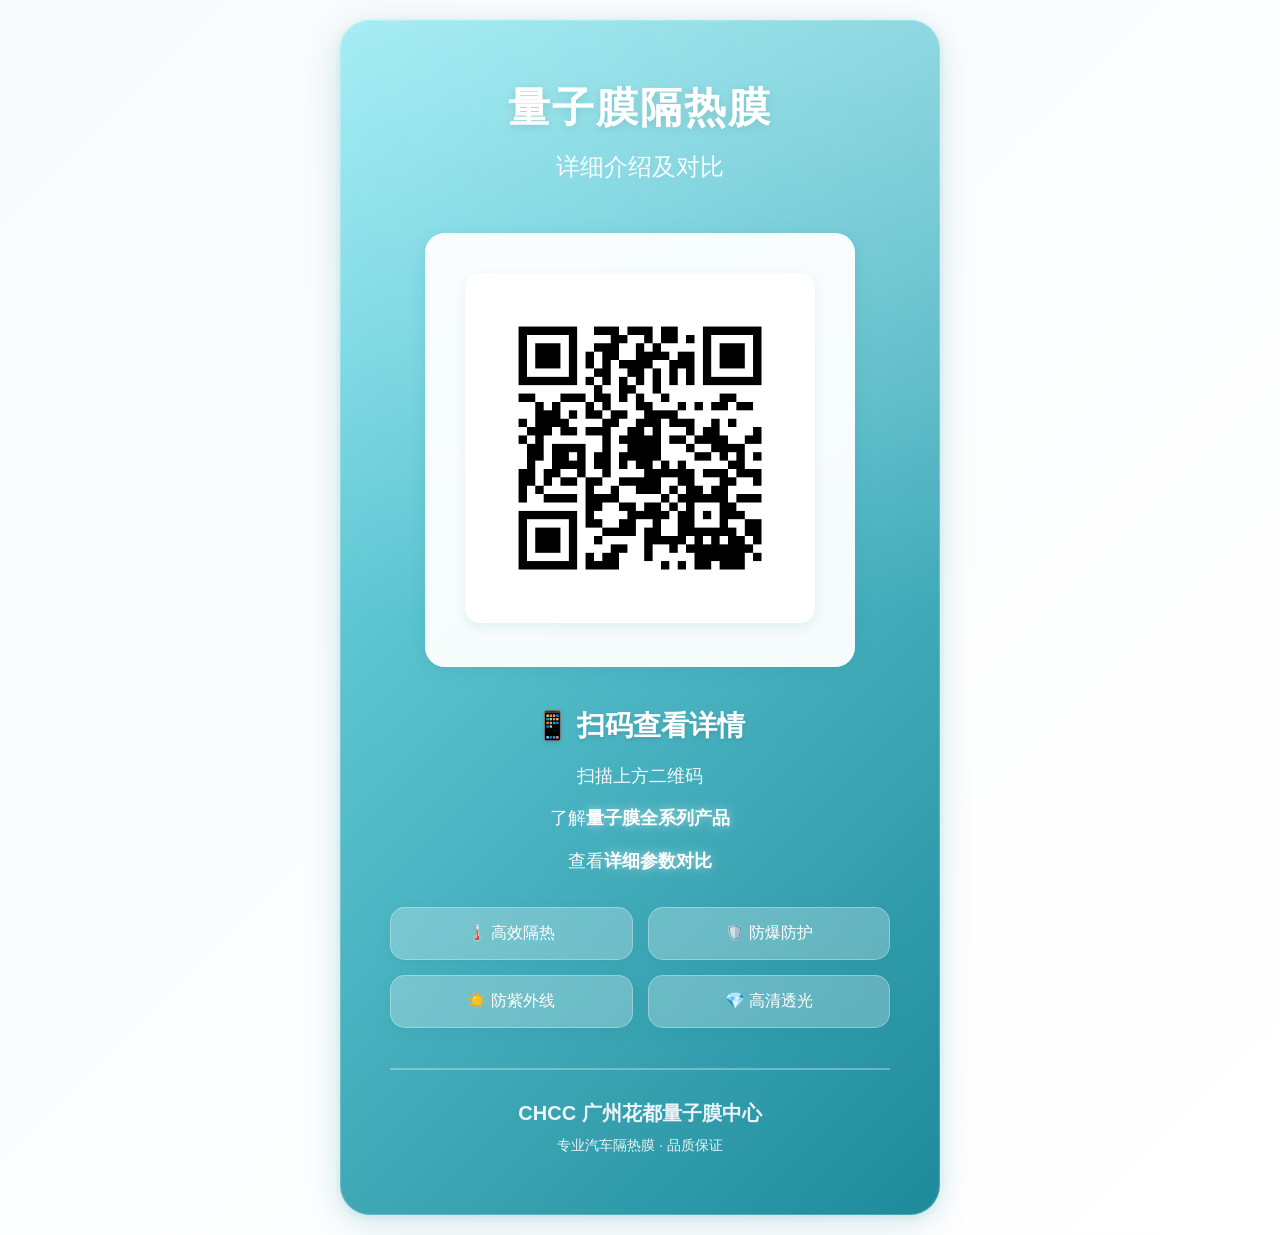
<file: qrcode_poster.html>
<!DOCTYPE html>
<html lang="zh-CN">
<head>
    <meta charset="UTF-8">
    <meta name="viewport" content="width=device-width, initial-scale=1.0">
    <title>量子膜隔热膜 - 扫码了解详情</title>
    <style>
        * {
            margin: 0;
            padding: 0;
            box-sizing: border-box;
        }

        body {
            font-family: 'PingFang SC', 'Microsoft YaHei', sans-serif;
            background: linear-gradient(135deg, #F8FAFC 0%, #FFFFFF 100%);
            min-height: 100vh;
            display: flex;
            justify-content: center;
            align-items: center;
            padding: 20px;
        }

        .poster {
            /* Quantum Glass Effect */
            background: linear-gradient(135deg, #80E5F0 0%, #1E8A9A 100%);
            backdrop-filter: blur(20px);
            -webkit-backdrop-filter: blur(20px);
            position: relative;
            overflow: hidden;
            border-radius: 30px;
            padding: 60px 50px;
            max-width: 600px;
            width: 100%;
            box-shadow:
                0 8px 32px rgba(30, 138, 154, 0.2),
                0 2px 8px rgba(30, 138, 154, 0.1),
                inset 0 0 0 1px rgba(255, 255, 255, 0.2);
            text-align: center;
        }

        /* Glass shine overlay */
        .poster::before {
            content: '';
            position: absolute;
            top: 0;
            left: 0;
            right: 0;
            height: 50%;
            background: linear-gradient(180deg, rgba(255, 255, 255, 0.3) 0%, transparent 100%);
            border-radius: 30px 30px 0 0;
            pointer-events: none;
        }

        .title {
            font-size: 42px;
            font-weight: bold;
            color: #FFFFFF;
            margin-bottom: 15px;
            letter-spacing: 2px;
            position: relative;
            z-index: 1;
            text-shadow: 0 2px 8px rgba(0, 0, 0, 0.1);
        }

        .subtitle {
            font-size: 24px;
            color: rgba(255, 255, 255, 0.95);
            margin-bottom: 50px;
            font-weight: 500;
            position: relative;
            z-index: 1;
        }

        .qrcode-container {
            background: rgba(255, 255, 255, 0.95);
            padding: 40px;
            border-radius: 20px;
            margin-bottom: 40px;
            display: inline-block;
            box-shadow:
                0 4px 16px rgba(30, 138, 154, 0.15),
                inset 0 0 0 1px rgba(255, 255, 255, 0.3);
            position: relative;
            z-index: 1;
        }

        .qrcode-container img {
            width: 350px;
            height: 350px;
            border-radius: 15px;
            background: white;
            padding: 20px;
            box-shadow: 0 4px 12px rgba(30, 138, 154, 0.1);
        }

        .scan-text {
            font-size: 28px;
            color: #FFFFFF;
            font-weight: 600;
            margin-bottom: 15px;
            position: relative;
            z-index: 1;
            text-shadow: 0 2px 4px rgba(0, 0, 0, 0.1);
        }

        .description {
            font-size: 18px;
            color: rgba(255, 255, 255, 0.95);
            line-height: 1.8;
            margin-bottom: 10px;
            position: relative;
            z-index: 1;
        }

        .highlight {
            color: #FFFFFF;
            font-weight: 600;
            text-shadow: 0 0 10px rgba(255, 255, 255, 0.5);
        }

        .features {
            display: grid;
            grid-template-columns: 1fr 1fr;
            gap: 15px;
            margin-top: 30px;
            position: relative;
            z-index: 1;
        }

        .feature-item {
            background: rgba(255, 255, 255, 0.25);
            backdrop-filter: blur(10px);
            -webkit-backdrop-filter: blur(10px);
            color: white;
            padding: 15px 20px;
            border-radius: 15px;
            font-size: 16px;
            font-weight: 500;
            border: 1px solid rgba(255, 255, 255, 0.3);
            box-shadow: 0 4px 12px rgba(30, 138, 154, 0.15);
        }

        .footer {
            margin-top: 40px;
            padding-top: 30px;
            border-top: 2px solid rgba(255, 255, 255, 0.3);
            color: rgba(255, 255, 255, 0.9);
            font-size: 14px;
            position: relative;
            z-index: 1;
        }

        @media print {
            body {
                background: white;
            }
            .poster {
                box-shadow: none;
            }
        }
    </style>
</head>
<body>
    <div class="poster">
        <h1 class="title">量子膜隔热膜</h1>
        <p class="subtitle">详细介绍及对比</p>

        <div class="qrcode-container">
            <img src="quantumfilm_qrcode.png" alt="量子膜详情二维码">
        </div>

        <p class="scan-text">📱 扫码查看详情</p>
        <p class="description">扫描上方二维码</p>
        <p class="description">了解<span class="highlight">量子膜全系列产品</span></p>
        <p class="description">查看<span class="highlight">详细参数对比</span></p>

        <div class="features">
            <div class="feature-item">🌡️ 高效隔热</div>
            <div class="feature-item">🛡️ 防爆防护</div>
            <div class="feature-item">☀️ 防紫外线</div>
            <div class="feature-item">💎 高清透光</div>
        </div>

        <div class="footer">
            <div style="font-size: 20px; font-weight: 600; margin-bottom: 10px;">CHCC 广州花都量子膜中心</div>
            <div>专业汽车隔热膜 · 品质保证</div>
        </div>
    </div>
</body>
</html>
</file>
<file: index.css>
/* --- Tab Navigation Styles --- */
.top-tabs-nav {
  position: sticky;
  top: 0;
  z-index: 1000;
  background: rgba(255, 255, 255, 0.9);
  backdrop-filter: blur(10px);
  -webkit-backdrop-filter: blur(10px);
  border-bottom: 1px solid rgba(30, 138, 154, 0.2);
  display: flex;
  justify-content: center;
  padding: 0 10px;
  overflow-x: auto;
  scrollbar-width: none;
}

.top-tabs-nav::-webkit-scrollbar {
  display: none;
}

.tab-btn {
  background: transparent;
  border: none;
  outline: none;
  font-size: 1.1rem;
  font-weight: 600;
  color: #6B7280;
  padding: 15px 12px;
  cursor: pointer;
  position: relative;
  transition: color 0.3s;
  white-space: nowrap;
}

@media (max-width: 480px) {
  .tab-btn {
    font-size: 0.95rem;
    padding: 13px 10px;
  }
}

.tab-btn:focus-visible {
  outline: 2px solid var(--cyan-deep);
  outline-offset: -2px;
  border-radius: 4px;
}

.tab-btn:hover {
  color: var(--cyan-deep);
}

.tab-btn.active {
  color: var(--cyan-deep);
}

.tab-btn.active::after {
  content: '';
  position: absolute;
  bottom: 0;
  left: 10%;
  width: 80%;
  height: 3px;
  background: var(--cyan-deep);
  border-radius: 3px 3px 0 0;
}

/* --- Tab Content Styles --- */
.tab-pane {
  display: none;
  animation: fadeIn 0.4s ease-in-out;
}

.tab-pane.active {
  display: block;
}

@keyframes fadeIn {
  from {
    opacity: 0;
    transform: translateY(10px);
  }

  to {
    opacity: 1;
    transform: translateY(0);
  }
}

:root {
  --cyan-light: #80E5F0;
  --cyan-deep: #1E8A9A;
  --bg-color: #F8FAFC;
  --text-dark: #1F2937;
  --text-light: #FFFFFF;
  --glass-shadow: 0 8px 32px rgba(30, 138, 154, 0.2), 0 2px 8px rgba(30, 138, 154, 0.1), inset 0 0 0 1px rgba(255, 255, 255, 0.2);
}

* {
  margin: 0;
  padding: 0;
  box-sizing: border-box;
}

/* ===== 全局背景动画 ===== */
@keyframes bgShift {
  0% {
    background-position: 0% 50%;
  }

  50% {
    background-position: 100% 50%;
  }

  100% {
    background-position: 0% 50%;
  }
}

@keyframes orb-float-1 {

  0%,
  100% {
    transform: translate(0, 0) scale(1);
    opacity: 0.25;
  }

  33% {
    transform: translate(60px, -80px) scale(1.15);
    opacity: 0.35;
  }

  66% {
    transform: translate(-40px, 50px) scale(0.9);
    opacity: 0.2;
  }
}

@keyframes orb-float-2 {

  0%,
  100% {
    transform: translate(0, 0) scale(1);
    opacity: 0.18;
  }

  40% {
    transform: translate(-70px, 60px) scale(1.2);
    opacity: 0.28;
  }

  70% {
    transform: translate(50px, -40px) scale(0.85);
    opacity: 0.15;
  }
}

@keyframes orb-float-3 {

  0%,
  100% {
    transform: translate(0, 0) scale(1);
    opacity: 0.15;
  }

  50% {
    transform: translate(40px, 70px) scale(1.1);
    opacity: 0.25;
  }
}

/* 背景画布（固定，全屏，在所有内容之下） */
#bg-canvas {
  position: fixed;
  inset: 0;
  z-index: -1;
  overflow: hidden;
  pointer-events: none;
  background: linear-gradient(220deg,
      #F0FBFF 0%,
      #E6F8FA 30%,
      #F8FAFC 60%,
      #EDF9FB 100%);
  background-size: 300% 300%;
  animation: bgShift 18s ease infinite;
}

/* 浮动光晕球 */
#bg-canvas .orb {
  position: absolute;
  border-radius: 50%;
  filter: blur(70px);
  will-change: transform;
}

#bg-canvas .orb-1 {
  width: 520px;
  height: 520px;
  top: -100px;
  right: -80px;
  background: radial-gradient(circle at center, rgba(128, 229, 240, 0.55), transparent 70%);
  animation: orb-float-1 22s ease-in-out infinite;
}

#bg-canvas .orb-2 {
  width: 420px;
  height: 420px;
  bottom: 10%;
  left: -120px;
  background: radial-gradient(circle at center, rgba(30, 138, 154, 0.35), transparent 70%);
  animation: orb-float-2 28s ease-in-out infinite;
}

#bg-canvas .orb-3 {
  width: 300px;
  height: 300px;
  top: 45%;
  left: 50%;
  background: radial-gradient(circle at center, rgba(128, 229, 240, 0.3), transparent 70%);
  animation: orb-float-3 20s ease-in-out infinite;
}

body {
  font-family: 'Inter', system-ui, -apple-system, sans-serif;
  background-color: transparent;
  color: var(--text-dark);
  line-height: 1.6;
  -webkit-font-smoothing: antialiased;
}

.container {
  max-width: 1200px;
  margin: 0 auto;
  padding: 0 20px;
}

/* Glassmorphism Utilities */
.quantum-glass {
  background: linear-gradient(135deg, var(--cyan-light) 0%, var(--cyan-deep) 100%);
  backdrop-filter: blur(20px);
  -webkit-backdrop-filter: blur(20px);
  position: relative;
  overflow: hidden;
  border-radius: 20px;
  box-shadow: var(--glass-shadow);
  color: var(--text-light);
  transition: transform 0.3s ease, box-shadow 0.3s ease;
}

.quantum-glass::before {
  content: '';
  position: absolute;
  top: 0;
  left: 0;
  right: 0;
  height: 50%;
  background: linear-gradient(180deg, rgba(255, 255, 255, 0.3) 0%, transparent 100%);
  pointer-events: none;
}

.quantum-glass:hover {
  transform: translateY(-5px);
  box-shadow: 0 15px 40px rgba(30, 138, 154, 0.3), inset 0 0 0 1px rgba(255, 255, 255, 0.3);
}

.quantum-glass-light {
  background: linear-gradient(135deg, rgba(255, 255, 255, 0.6) 0%, rgba(255, 255, 255, 0.9) 100%);
  backdrop-filter: blur(20px);
  -webkit-backdrop-filter: blur(20px);
  position: relative;
  border-radius: 20px;
  box-shadow: 0 8px 32px rgba(30, 138, 154, 0.1), inset 0 0 0 1px rgba(255, 255, 255, 0.8);
  color: var(--text-dark);
}

/* Typography on Glass */
.quantum-glass h1,
.quantum-glass h2,
.quantum-glass h3,
.quantum-glass h4 {
  color: #FFFFFF;
  position: relative;
  z-index: 1;
}

.quantum-glass p,
.quantum-glass span {
  color: rgba(255, 255, 255, 0.95);
  position: relative;
  z-index: 1;
}

/* Buttons */
.btn {
  display: inline-block;
  padding: 12px 28px;
  border-radius: 30px;
  font-weight: 600;
  text-decoration: none;
  transition: all 0.3s ease;
  cursor: pointer;
  border: none;
  position: relative;
  z-index: 1;
}

.btn-primary {
  background: #FFFFFF;
  color: var(--cyan-deep);
  box-shadow: 0 4px 15px rgba(0, 0, 0, 0.1);
}

.btn-primary:hover {
  background: var(--cyan-light);
  color: #FFFFFF;
  box-shadow: 0 6px 20px rgba(30, 138, 154, 0.3);
}

.btn-outline {
  background: transparent;
  color: #FFFFFF;
  border: 2px solid #FFFFFF;
}

.btn-outline:hover {
  background: rgba(255, 255, 255, 0.1);
}

/* Section Spacing */
section {
  padding: 80px 0;
}

.section-header {
  text-align: center;
  margin-bottom: 50px;
}

.section-header h2 {
  font-size: 2.5rem;
  color: var(--cyan-deep);
  margin-bottom: 15px;
}

.section-header p {
  font-size: 1.1rem;
  color: #6B7280;
  max-width: 600px;
  margin: 0 auto;
}

/* Base Layout Component Styles */
.grid-2 {
  display: grid;
  grid-template-columns: repeat(2, 1fr);
  gap: 30px;
}

.grid-3 {
  display: grid;
  grid-template-columns: repeat(3, 1fr);
  gap: 30px;
}

.grid-4 {
  display: grid;
  grid-template-columns: repeat(4, 1fr);
  gap: 20px;
}

@media (max-width: 992px) {
  .grid-4 {
    grid-template-columns: repeat(2, 1fr);
  }

  .grid-3 {
    grid-template-columns: repeat(2, 1fr);
  }
}

@media (max-width: 768px) {

  .grid-2,
  .grid-3,
  .grid-4 {
    grid-template-columns: 1fr;
  }

  section {
    padding: 30px 0;
  }

  .section-header {
    margin-bottom: 25px;
  }

  .section-header h2 {
    font-size: 1.6rem;
    margin-bottom: 10px;
  }

  .section-header p {
    font-size: 0.9rem;
  }
}

/* Hero Section */
.hero {
  min-height: 90vh;
  display: flex;
  align-items: center;
  position: relative;
  background-image: url('generated_images/01_hero_banner.png');
  background-size: cover;
  background-position: center;
}

.hero::after {
  content: '';
  position: absolute;
  top: 0;
  left: 0;
  right: 0;
  bottom: 0;
  background: linear-gradient(90deg, rgba(255, 255, 255, 0.9) 0%, rgba(255, 255, 255, 0.4) 100%);
  z-index: 0;
}

.hero-content {
  position: relative;
  z-index: 1;
  max-width: 600px;
}

.hero h1 {
  font-size: 4rem;
  color: var(--cyan-deep);
  line-height: 1.1;
  margin-bottom: 10px;
}

.hero h2 {
  font-size: 1.8rem;
  color: var(--text-dark);
  font-weight: 500;
  margin-bottom: 20px;
}

.hero p {
  font-size: 1.25rem;
  color: #4B5563;
  margin-bottom: 40px;
}

.hero-buttons {
  display: flex;
  gap: 20px;
}

.hero-buttons .btn-primary {
  background: linear-gradient(135deg, var(--cyan-light) 0%, var(--cyan-deep) 100%);
  color: white;
  border: none;
}

.hero-buttons .btn-primary:hover {
  background: linear-gradient(135deg, var(--cyan-deep) 0%, var(--cyan-light) 100%);
}

.hero-buttons .btn-outline {
  color: var(--cyan-deep);
  border-color: var(--cyan-deep);
}

.hero-buttons .btn-outline:hover {
  background: rgba(30, 138, 154, 0.05);
}

/* Trust Cards */
.trust-cards {
  margin-top: -60px;
  position: relative;
  z-index: 10;
}

.trust-card {
  padding: 30px 20px;
  text-align: center;
  height: 100%;
}

.trust-card img {
  width: 64px;
  height: 64px;
  object-fit: contain;
  margin-bottom: 20px;
}

.trust-card h3 {
  font-size: 1.25rem;
  margin-bottom: 10px;
}

.trust-card p {
  font-size: 0.9rem;
  opacity: 0.9;
}

/* Features */
.features {
  background: transparent;
}

.feature-item {
  display: flex;
  align-items: center;
  gap: 40px;
  margin-bottom: 60px;
}

.feature-item:nth-child(even) {
  flex-direction: row-reverse;
}

.feature-image img {
  width: 100%;
  border-radius: 20px;
  box-shadow: var(--glass-shadow);
}

.feature-content h3 {
  font-size: 2rem;
  color: var(--cyan-deep);
  margin-bottom: 15px;
}

.feature-content p {
  font-size: 1.1rem;
  color: #4B5563;
}

/* Process Section */
.process {
  background-color: var(--bg-color);
}

.process-grid {
  display: grid;
  grid-template-columns: repeat(3, 1fr);
  gap: 30px;
}

.process-card {
  border-radius: 20px;
  overflow: hidden;
  background: white;
  box-shadow: 0 4px 20px rgba(0, 0, 0, 0.05);
  transition: transform 0.3s;
}

.process-card:hover {
  transform: translateY(-5px);
  box-shadow: 0 10px 30px rgba(30, 138, 154, 0.15);
}

.process-img {
  width: 100%;
  height: 220px;
  object-fit: cover;
}

.process-content {
  padding: 25px;
  position: relative;
}

.process-number {
  position: absolute;
  top: -20px;
  right: 25px;
  width: 40px;
  height: 40px;
  background: linear-gradient(135deg, var(--cyan-light) 0%, var(--cyan-deep) 100%);
  color: white;
  border-radius: 50%;
  display: flex;
  align-items: center;
  justify-content: center;
  font-weight: bold;
  font-size: 1.2rem;
  z-index: 1;
}

.process-card h3 {
  color: var(--cyan-deep);
  margin-bottom: 10px;
  font-size: 1.25rem;
}

.process-card p {
  color: #6B7280;
  font-size: 0.95rem;
}

/* Pricing Section */
.pricing {
  background: transparent;
}

.pricing-table-container {
  overflow-x: auto;
  margin-bottom: 40px;
  position: relative;
}

/* 横向滑动提示条 */
.scroll-hint {
  display: none;
  align-items: center;
  gap: 6px;
  font-size: 0.82rem;
  color: var(--cyan-deep);
  margin-bottom: 8px;
  padding: 5px 10px;
  background: rgba(30, 138, 154, 0.06);
  border-radius: 20px;
  width: fit-content;
  animation: hint-pulse 2.2s ease-in-out infinite;
}

.scroll-hint .hint-arrow {
  display: inline-flex;
  gap: 2px;
  animation: hint-arrows 1.4s ease-in-out infinite;
}

.scroll-hint .hint-arrow span {
  opacity: 0;
  font-size: 1rem;
}

.scroll-hint .hint-arrow span:nth-child(1) {
  animation: arrow-seq 1.4s 0s ease-in-out infinite;
}

.scroll-hint .hint-arrow span:nth-child(2) {
  animation: arrow-seq 1.4s 0.2s ease-in-out infinite;
}

.scroll-hint .hint-arrow span:nth-child(3) {
  animation: arrow-seq 1.4s 0.4s ease-in-out infinite;
}

@keyframes arrow-seq {

  0%,
  40%,
  100% {
    opacity: 0;
  }

  20% {
    opacity: 1;
  }
}

@keyframes hint-pulse {

  0%,
  100% {
    opacity: 0.8;
  }

  50% {
    opacity: 1;
  }
}

/* 仅在小屏幕显示滑动提示 */
@media (max-width: 900px) {
  .scroll-hint {
    display: flex;
  }
}

.quantum-table {
  width: 100%;
  border-collapse: separate;
  border-spacing: 0;
  min-width: 800px;
}

.quantum-table th {
  background: linear-gradient(135deg, var(--cyan-light) 0%, var(--cyan-deep) 100%);
  color: white;
  padding: 15px;
  text-align: left;
  font-weight: 600;
}

.quantum-table th:first-child {
  border-top-left-radius: 10px;
}

.quantum-table th:last-child {
  border-top-right-radius: 10px;
}

.quantum-table td {
  padding: 15px;
  border-bottom: 1px solid #E5E7EB;
  color: #374151;
}

/* 移动端表格压缩优化 */
@media (max-width: 768px) {
  .quantum-table {
    min-width: 600px;
    font-size: 0.75rem;
  }

  .quantum-table th {
    padding: 8px 6px;
    font-size: 0.7rem;
    line-height: 1.3;
  }

  .quantum-table td {
    padding: 8px 6px;
    line-height: 1.4;
  }

  .price-old {
    font-size: 0.7rem;
  }

  .price-new {
    font-size: 0.85rem;
  }
}

.quantum-table tr:nth-child(even) td {
  background-color: #F9FAFB;
}

.quantum-table tr {
  transition: all 0.2s ease;
}

.quantum-table tr:hover td {
  background-color: rgba(30, 138, 154, 0.08);
  transform: scale(1.01);
  box-shadow: 0 2px 10px rgba(0, 0, 0, 0.05);
  position: relative;
  z-index: 2;
}

.price-old {
  text-decoration: line-through;
  color: #9CA3AF;
  font-size: 0.9rem;
}

.price-new {
  color: #EF4444;
  /* Keep red for emphasis on price drop? Or teal? Let's use deep teal for brand consistency */
  color: var(--cyan-deep);
  font-weight: bold;
  font-size: 1.1rem;
}

/* Parameters Section */
.parameters {
  background-color: transparent;
}

/* Comparison Section */
.comparison {
  background: transparent;
}

.comparison-image {
  width: 100%;
  border-radius: 20px;
  margin-bottom: 40px;
  box-shadow: var(--glass-shadow);
}

.advantage-list {
  display: flex;
  flex-direction: column;
  gap: 15px;
}

.advantage-item {
  display: flex;
  align-items: center;
  gap: 15px;
  padding: 15px 20px;
  background: #F9FAFB;
  border-radius: 10px;
  border-left: 4px solid var(--cyan-deep);
  transition: all 0.3s ease;
}

.advantage-item:hover {
  transform: translateX(10px);
  background: white;
  box-shadow: 0 5px 15px rgba(30, 138, 154, 0.1);
  border-left-color: var(--cyan-light);
}

/* FAQ Section */
.faq {
  background-color: var(--bg-color);
}

.faq-grid {
  display: grid;
  grid-template-columns: repeat(2, 1fr);
  gap: 30px;
}

.faq-item {
  padding: 30px;
}

.faq-item h3 {
  font-size: 1.1rem;
  margin-bottom: 10px;
  display: flex;
  gap: 10px;
  color: white;
  transition: color 0.3s;
}

.faq-item:hover h3 {
  color: var(--cyan-light);
}

.faq-item p {
  color: rgba(255, 255, 255, 0.9);
  padding-left: 30px;
}

.faq-icon {
  color: var(--cyan-light);
  font-weight: bold;
}

/* Recommendation */
.recommendation {
  background: transparent;
}

.recommendation-banner {
  border-radius: 20px;
  overflow: hidden;
  position: relative;
  min-height: 400px;
  display: flex;
  align-items: center;
  padding: 40px;
  background-image: url('generated_images/18_family_car.png');
  background-size: cover;
  background-position: center;
}

.recommend-content {
  position: relative;
  z-index: 1;
  max-width: 500px;
  padding: 30px;
}

@media (max-width: 768px) {
  .faq-grid {
    grid-template-columns: 1fr;
    gap: 12px;
    padding: 20px !important;
  }

  .faq-item {
    padding: 16px !important;
  }

  .faq-item h3 {
    font-size: 0.9rem;
    margin-bottom: 8px;
  }

  .faq-item p {
    font-size: 0.82rem;
    line-height: 1.5;
    padding-left: 24px;
  }

  .process-grid {
    grid-template-columns: 1fr;
    gap: 20px;
  }

  .process-img {
    height: 160px;
  }

  .process-content {
    padding: 18px !important;
  }

  .process-card h3 {
    font-size: 1rem;
  }

  .process-card p {
    font-size: 0.85rem;
  }

  .feature-item,
  .feature-item:nth-child(even) {
    flex-direction: column;
    margin-bottom: 30px;
    gap: 20px;
  }

  .feature-content h3 {
    font-size: 1.5rem;
  }

  .feature-content p {
    font-size: 0.95rem;
  }

  /* 推荐卡片紧凑化 */
  .recommendation-banner {
    padding: 20px !important;
    min-height: 300px;
  }

  .recommend-content {
    padding: 18px !important;
  }

  .recommend-content h2 {
    font-size: 1.4rem !important;
    margin-bottom: 12px !important;
  }

  .recommend-content p {
    font-size: 0.9rem !important;
    margin-bottom: 18px !important;
  }

  .recommend-content > div {
    gap: 10px !important;
  }

  .recommend-content > div > div {
    padding: 12px !important;
    border-radius: 8px !important;
  }

  .recommend-content h4 {
    font-size: 0.9rem !important;
    margin-bottom: 3px !important;
  }

  .recommend-content span {
    font-size: 0.78rem !important;
  }

  .recommend-content strong {
    font-size: 0.95rem !important;
  }

  /* 参数表格区域压缩 */
  .quantum-glass-light {
    padding: 18px !important;
  }

  .quantum-glass-light h3 {
    font-size: 1.1rem !important;
    margin: 20px 0 12px !important;
  }

  .quantum-glass-light h3:first-of-type {
    margin-top: 0 !important;
  }

  /* Hero区域优化 */
  .hero h1 {
    font-size: 2.2rem;
  }

  .hero h2 {
    font-size: 1.3rem;
    margin-bottom: 15px;
  }

  .hero p {
    font-size: 1rem;
    margin-bottom: 25px;
  }

  .hero-buttons {
    flex-direction: column;
    gap: 12px;
  }

  .hero-buttons .btn {
    width: 100%;
    text-align: center;
  }

  /* 信任卡片压缩 */
  .trust-card {
    padding: 20px 15px !important;
  }

  .trust-card img {
    width: 48px;
    height: 48px;
    margin-bottom: 12px;
  }

  .trust-card h3 {
    font-size: 1.05rem;
    margin-bottom: 8px;
  }

  .trust-card p {
    font-size: 0.85rem;
  }

  /* 优势列表压缩 */
  .advantage-item {
    padding: 12px 15px !important;
    gap: 12px;
  }

  .advantage-item span {
    font-size: 1.2rem !important;
  }

  .advantage-item strong {
    font-size: 0.95rem;
  }

  .advantage-item p {
    font-size: 0.82rem !important;
    margin-top: 3px !important;
  }
}

/* Footer & Navigation */
footer {
  background: linear-gradient(135deg, #0F172A 0%, #1E293B 100%);
  color: white;
  padding: 80px 0 30px;
  position: relative;
}

.footer-content {
  display: grid;
  grid-template-columns: 1fr 2fr 1fr;
  gap: 40px;
}

.footer-nav h3,
.footer-contact h3 {
  color: white;
  margin-bottom: 20px;
  font-size: 1.2rem;
  position: relative;
  display: inline-block;
}

.footer-nav h3::after,
.footer-contact h3::after {
  content: '';
  position: absolute;
  left: 0;
  bottom: -5px;
  width: 50%;
  height: 2px;
  background: var(--cyan-deep);
}

.footer-nav ul {
  list-style: none;
  padding: 0;
}

.footer-nav ul li {
  margin-bottom: 12px;
}

.footer-nav ul li a {
  color: #9CA3AF;
  text-decoration: none;
  transition: all 0.3s ease;
  display: inline-block;
}

.footer-nav ul li a:hover {
  color: var(--cyan-light);
  transform: translateX(5px);
}

.footer-contact p {
  color: #9CA3AF;
  margin-bottom: 10px;
}

.footer-btn {
  padding: 10px 20px;
  font-size: 0.9rem;
}

.footer-btn:hover {
  background: var(--cyan-deep);
  border-color: var(--cyan-deep);
  color: white;
}

@media (max-width: 900px) {
  .footer-content {
    grid-template-columns: 1fr;
    text-align: center;
  }

  .footer-nav h3::after,
  .footer-contact h3::after {
    left: 25%;
  }
}

/* Animations */
.fade-up-element {
  opacity: 0;
  transform: translateY(30px);
  transition: opacity 0.8s ease-out, transform 0.8s ease-out;
}

.fade-up-element.animate-in {
  opacity: 1;
  transform: translateY(0);
}

.interactive-card {
  transition: all 0.4s cubic-bezier(0.175, 0.885, 0.32, 1.275);
}

.interactive-card:hover {
  transform: translateY(-10px) scale(1.05);
  box-shadow: 0 20px 40px rgba(30, 138, 154, 0.4), inset 0 0 0 1px rgba(255, 255, 255, 0.5);
  z-index: 10;
}

/* Fixed Bottom Navigation */
.fixed-bottom-nav {
  position: fixed;
  bottom: 20px;
  left: 50%;
  transform: translateX(-50%);
  width: 90%;
  max-width: 800px;
  padding: 10px 20px;
  border-radius: 40px;
  display: flex;
  justify-content: space-between;
  align-items: center;
  z-index: 1000;
  box-shadow: 0 10px 30px rgba(0, 0, 0, 0.2), inset 0 0 0 1px rgba(255, 255, 255, 0.2);
  background: linear-gradient(135deg, rgba(128, 229, 240, 0.8) 0%, rgba(30, 138, 154, 0.9) 100%);
}

.bottom-nav-list {
  display: flex;
  list-style: none;
  gap: 20px;
  margin: 0;
  padding: 0;
  overflow-x: auto;
  scrollbar-width: none;
  /* Firefox */
}

.bottom-nav-list::-webkit-scrollbar {
  display: none;
  /* Chrome/Safari */
}

.bottom-nav-list li a {
  color: white;
  text-decoration: none;
  font-size: 0.95rem;
  font-weight: 500;
  white-space: nowrap;
  padding: 5px 10px;
  border-radius: 20px;
  transition: background 0.3s;
}

.bottom-nav-list li a:hover {
  background: rgba(255, 255, 255, 0.2);
}

.nav-action-btn {
  padding: 8px 20px;
  border-radius: 30px;
  font-size: 0.95rem;
  white-space: nowrap;
  flex-shrink: 0;
}

@media (max-width: 768px) {
  .fixed-bottom-nav {
    width: 95%;
    bottom: 10px;
    padding: 8px 15px;
  }

  .bottom-nav-list {
    gap: 15px;
  }

  .bottom-nav-list li a {
    font-size: 0.85rem;
    padding: 4px 8px;
  }

  .nav-action-btn {
    padding: 6px 12px;
    font-size: 0.85rem;
  }
}

/* pkg-click-hint 内嵌在 scroll-hint 里时需要可见颜色 */
.scroll-hint .pkg-click-hint {
  color: var(--cyan-deep);
  font-weight: 600;
  opacity: 0.85;
}

/* ===== 圣戈班 Logo + 股票代码 badge ===== */
.sgo-badge {
  display: flex;
  align-items: center;
  gap: 16px;
  margin-bottom: 24px;
  flex-wrap: wrap;
}

.sgo-logo {
  height: 44px;
  width: auto;
  object-fit: contain;
  /* 背景白色，整体有圆角 */
  background: white;
  border-radius: 8px;
  padding: 4px 10px;
  box-shadow: 0 2px 8px rgba(0, 0, 0, 0.08);
}

.sgo-stock {
  display: flex;
  align-items: center;
  gap: 8px;
  flex-wrap: wrap;
}

.stock-label {
  font-size: 0.72rem;
  color: #6B7280;
  letter-spacing: 0.05em;
}

.stock-exchange {
  font-size: 0.78rem;
  color: #4B5563;
  font-weight: 500;
  background: #F3F4F6;
  padding: 2px 8px;
  border-radius: 4px;
}

.stock-ticker {
  font-size: 1rem;
  font-weight: 700;
  color: var(--cyan-deep);
  background: rgba(30, 138, 154, 0.08);
  padding: 3px 10px;
  border-radius: 6px;
  letter-spacing: 0.08em;
  border: 1px solid rgba(30, 138, 154, 0.2);
}

.stock-index {
  font-size: 0.72rem;
  color: #6B7280;
  background: #F9FAFB;
  border: 1px solid #E5E7EB;
  padding: 2px 8px;
  border-radius: 4px;
  font-weight: 500;
}

@media (max-width: 768px) {
  .sgo-badge {
    flex-direction: column;
    align-items: flex-start;
    gap: 10px;
  }

  .sgo-logo {
    height: 36px;
  }
}

/* 竞品对比区域 — 小屏纵向 */
@media (max-width: 768px) {
  .comparison .grid-2 {
    grid-template-columns: 1fr;
  }
}

/* FAQ 间距优化 */
@media (max-width: 768px) {
  .faq-grid {
    gap: 16px;
  }

  .faq-item {
    padding: 20px;
  }
}
</file>
